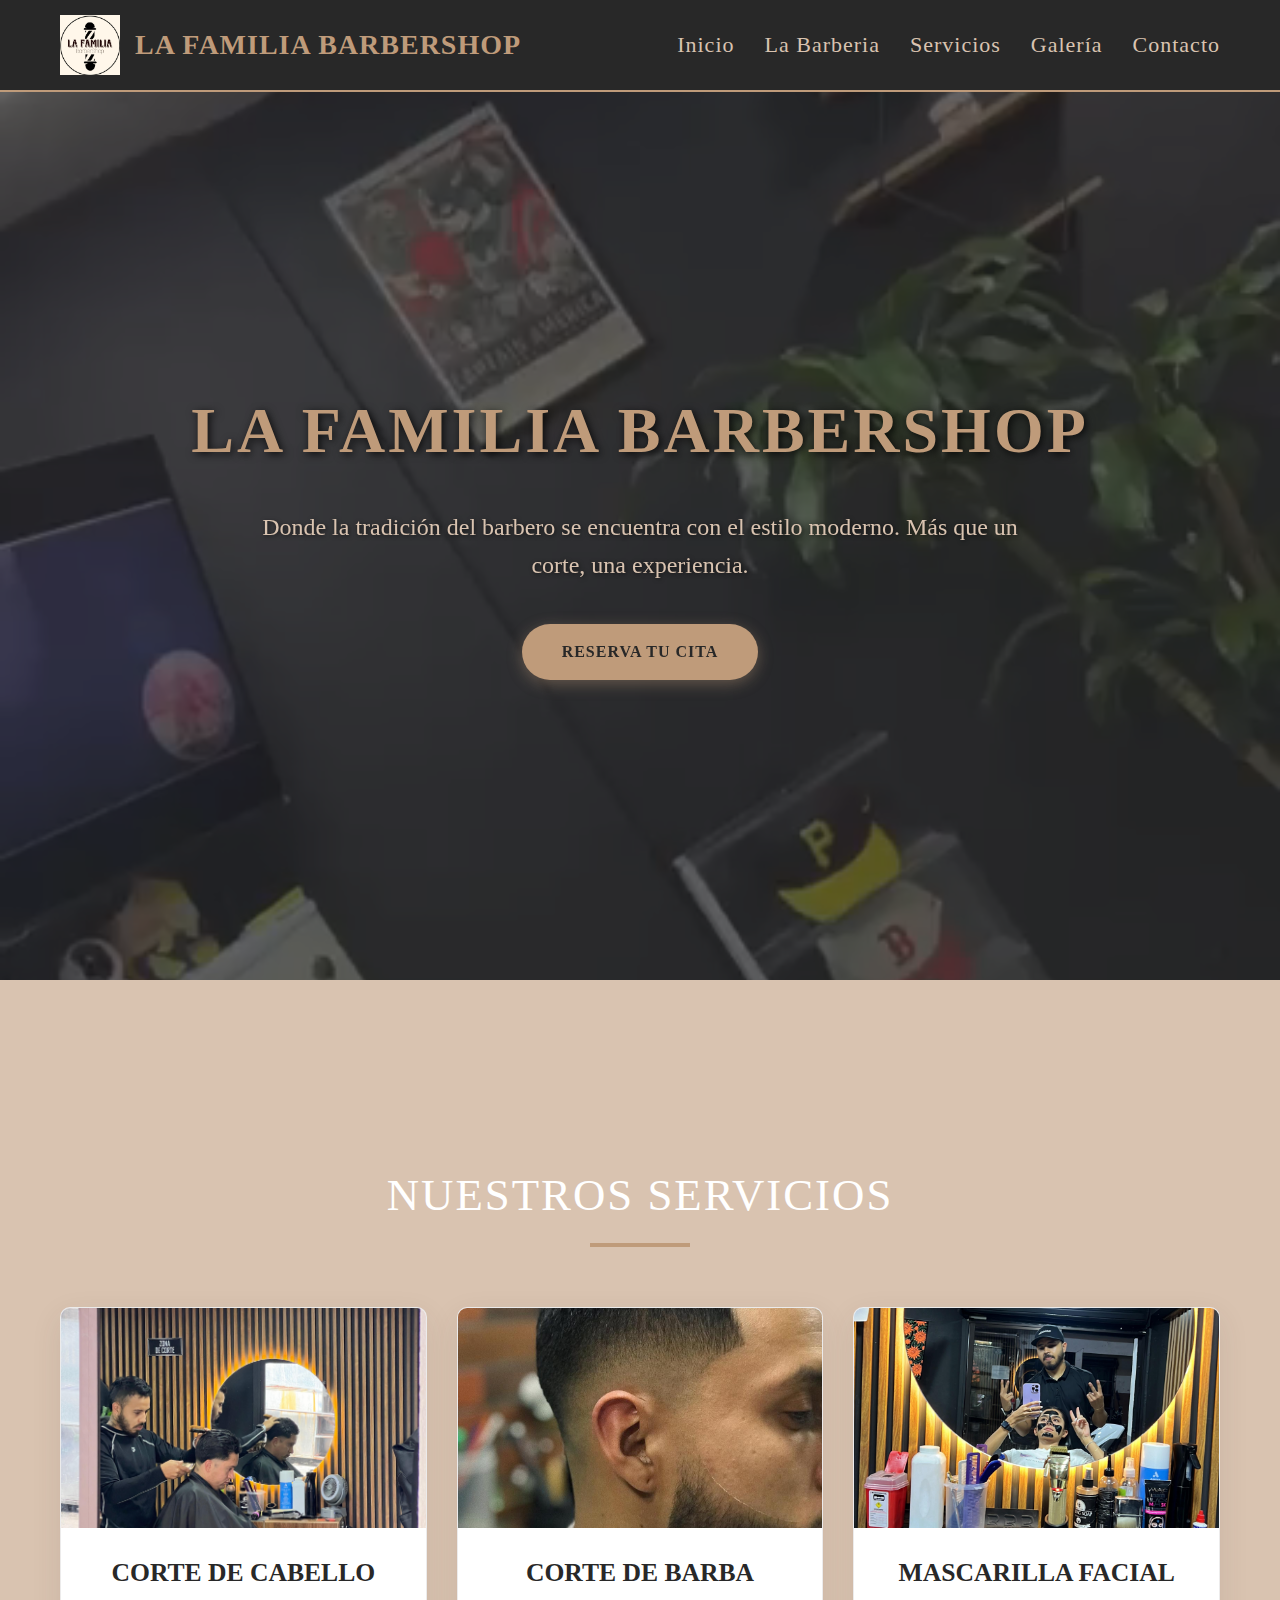
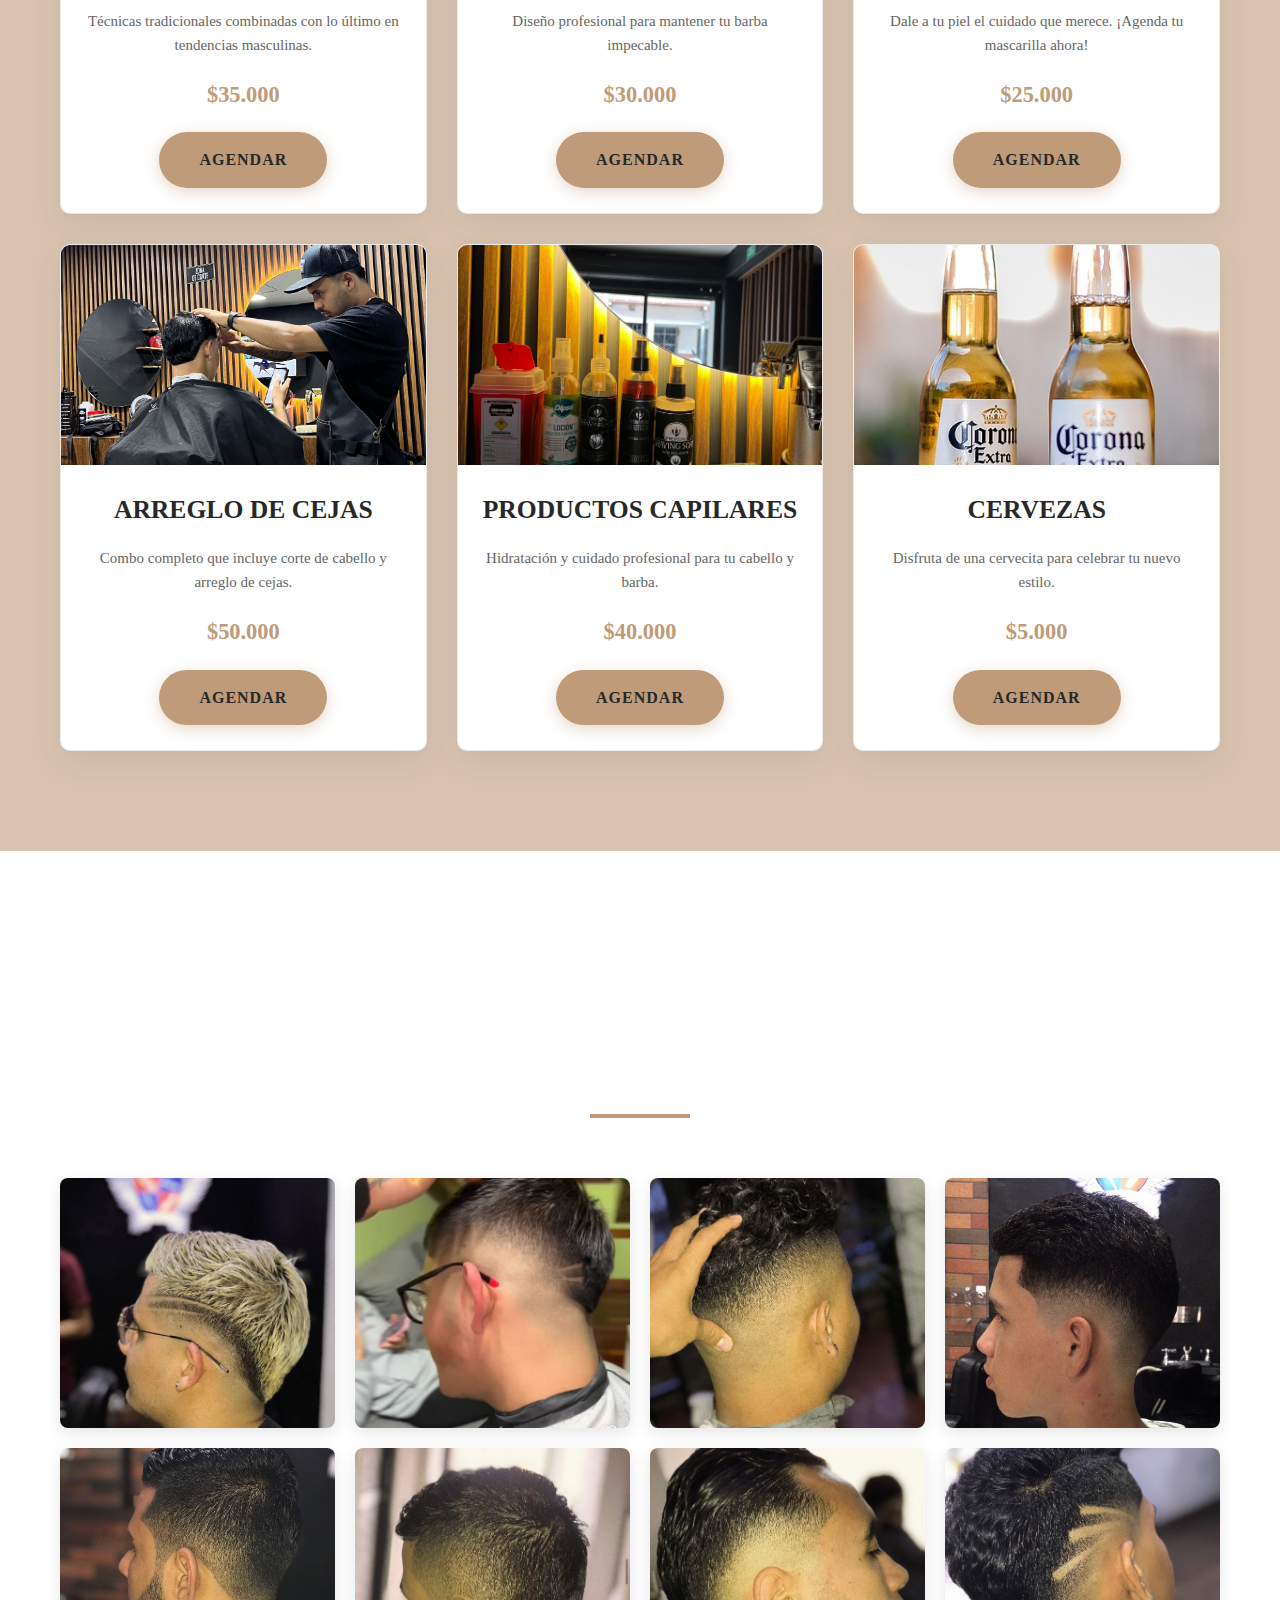
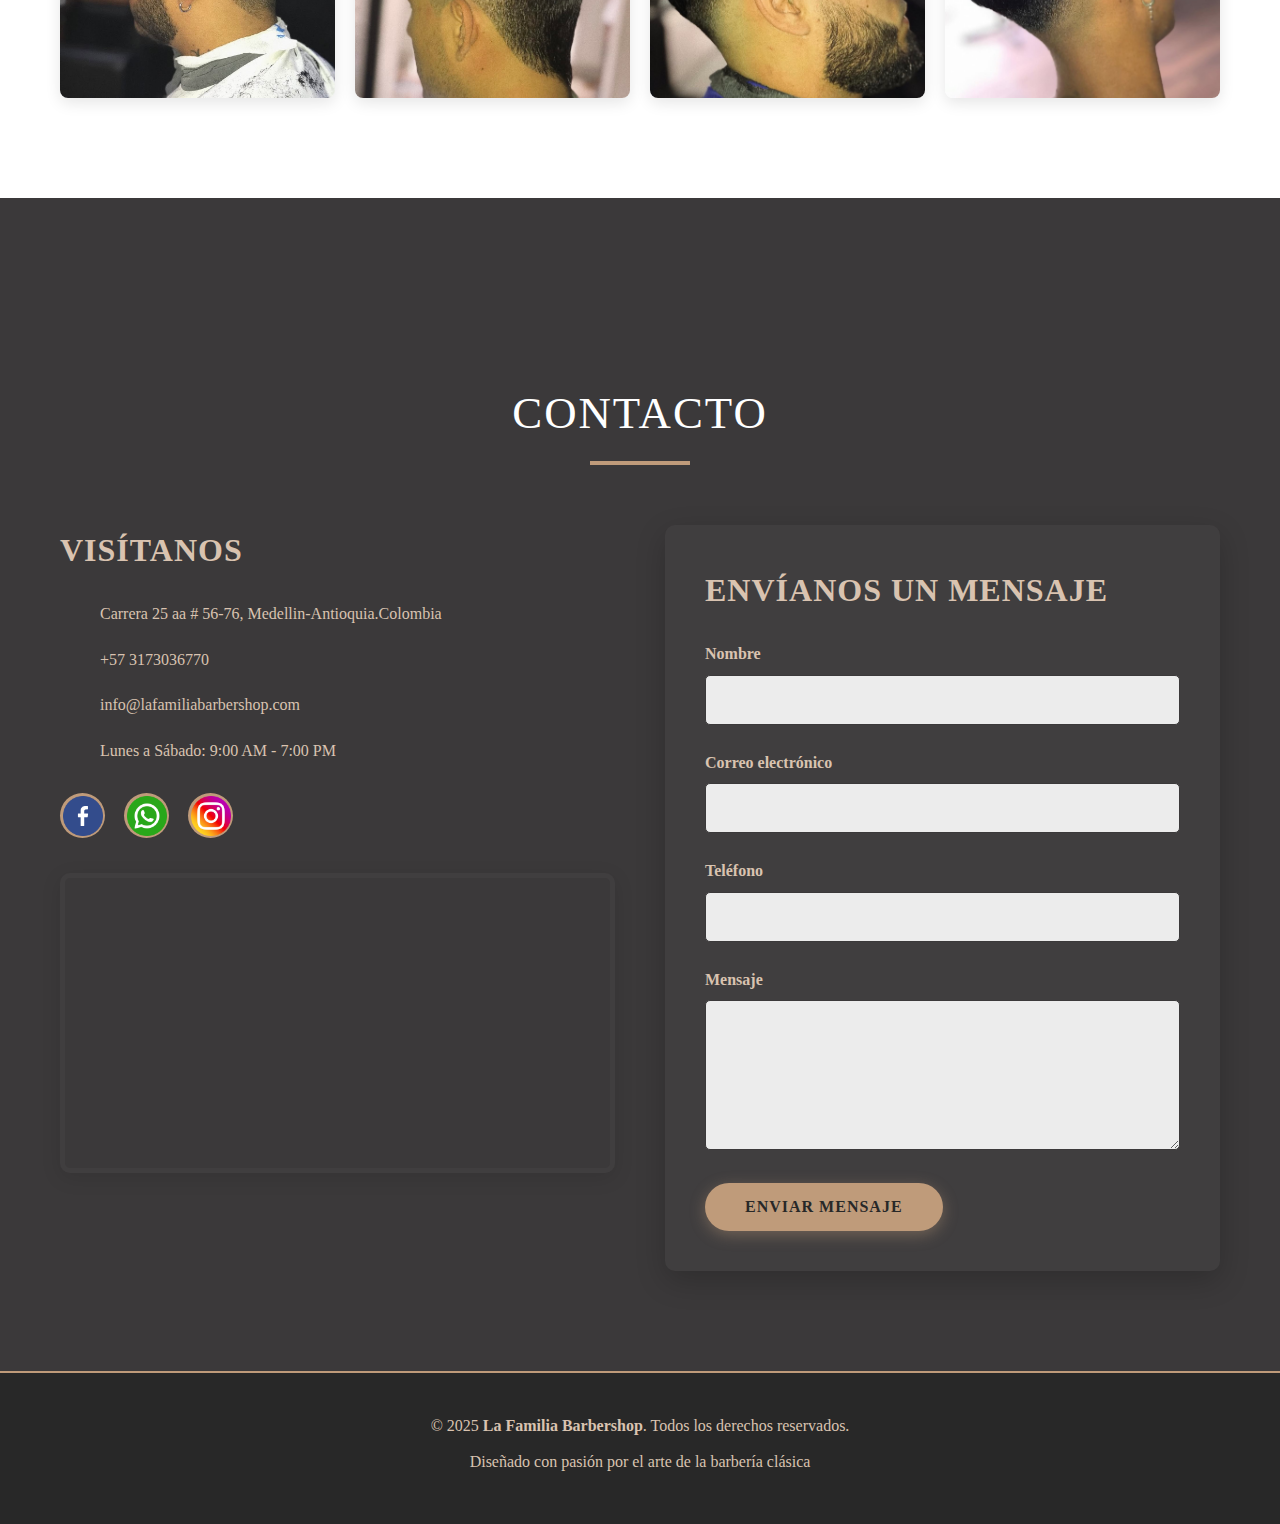
<file: Index.html>
<!DOCTYPE html>
<html lang="es">
<head>
    <meta charset="UTF-8">
    <meta name="viewport" content="width=device-width, initial-scale=1.0">
    <title>La Familia Barbershop - Tradición y Estilo</title>
    <link rel="stylesheet" href="CSS/style.css">
    
</head>
<body>
    <!-- Header -->
    <header>
        <div class="container header-container">
            <div class="logo">
                <img src="IMG/logo.jpg" alt="Logo La Familia Barbershop">
                <h1>La Familia Barbershop</h1>
            </div>
            <nav>
                <ul>
                    <li><a href="Index.html">Inicio</a></li>
                    <li><a href="Labarberia.html">La Barberia</a></li>
                    <li><a href="Servicios.html">Servicios</a></li>
                    <li><a href="Galeria.html">Galería</a></li>
                    <li><a href="Contacto.html">Contacto</a></li>
                    
                </ul>
            </nav>
        </div>
    </header>

    <!-- Hero Section con video -->
    <section class="hero" id="inicio">
        <video class="hero-video" autoplay muted loop playsinline>
            <source src="video/Video de WhatsApp 2025-04-16 a las 22.45.29_919d206f.mp4" type="video/mp4">
          
        </video>
        <div class="hero-overlay"></div>
        <div class="hero-content">
            <h2>La Familia Barbershop</h2>
            <p>Donde la tradición del barbero se encuentra con el estilo moderno. Más que un corte, una experiencia.</p>
            <a href="https://wa.me/3173036770 " class="btn"  target="_blank">Reserva tu cita</a>
        </div>
    </section>

    <!-- Servicios - Ahora con 5 servicios -->
    <section class="services" id="servicios">
        <div class="container">
            <div class="section-title">
                <h2>Nuestros Servicios</h2>
            </div>
            <div class="services-grid">
                <!-- Servicio 1 -->
                <div class="service-card">
                    <div class="service-img">
                        <img src="IMG/cortecabello.jpg" alt="Corte clásico">
                    </div>
                    <div class="service-info">
                        <h3>Corte de Cabello</h3>
                        <p>Técnicas tradicionales combinadas con lo último en tendencias masculinas.</p>
                        <span class="price">$35.000</span>
                        <a href="https://wa.me/3173036770" class="btn" target="_blank">Agendar</a>
                    </div>
                </div>
                
                <!-- Servicio 2 -->
                <div class="service-card">
                    <div class="service-img">
                        <img src="IMG/barba.jpg" alt="Afeitado tradicional">
                    </div>
                    <div class="service-info">
                        <h3>Corte de Barba</h3>
                        <p>Diseño profesional para mantener tu barba impecable.</p>
                        <span class="price">$30.000</span>
                        <a href="https://wa.me/3173036770" class="btn" target="_blank">Agendar</a>
                    </div>
                </div>
                
                <!-- Servicio 3 -->
                <div class="service-card">
                    <div class="service-img">
                        <img src="IMG/mascarilla.jpg" alt="Arreglo de barba">
                    </div>
                    <div class="service-info">
                        <h3>Mascarilla Facial</h3>
                        <p>Dale a tu piel el cuidado que merece. ¡Agenda tu mascarilla ahora!</p>
                        <span class="price">$25.000</span>
                        <a href="https://wa.me/3173036770" class="btn" target="_blank">Agendar</a>
                    </div>
                </div>
                
                <!-- Servicio 4 -->
                <div class="service-card">
                    <div class="service-img">
                        <img src="IMG/cejas.jpg" alt="Corte y barba">
                    </div>
                    <div class="service-info">
                        <h3>Arreglo de Cejas</h3>
                        <p>Combo completo que incluye corte de cabello y arreglo de cejas.</p>
                        <span class="price">$50.000</span>
                        <a href="https://wa.me/3173036770#reservas" class="btn"  target="_blank">Agendar</a>
                    </div>
                </div>
                
                <!-- Servicio 5 -->
                <div class="service-card">
                    <div class="service-img">
                        <img src="IMG/productos.jpg" alt="Tratamiento capilar">
                    </div>
                    <div class="service-info">
                        <h3>Productos Capilares</h3>
                        <p>Hidratación y cuidado profesional para tu cabello y barba.</p>
                        <span class="price">$40.000</span>
                        <a href="https://wa.me/3173036770" class="btn"  target="_blank">Agendar</a>
                    </div>
                    </div>

                    <!-- Servicio 6 -->
                 
                <div class="service-card">
                    <div class="service-img">
                        <img src="IMG/cerveza.jpg" alt="Tratamiento capilar">
                    </div>
                    <div class="service-info">
                        <h3>cervezas</h3>
                        <p>Disfruta de una cervecita para celebrar tu nuevo estilo.</p>
                        <span class="price">$5.000</span>
                        <a href="https://wa.me/3173036770" class="btn"  target="_blank">Agendar</a>
                    </div>
                    
                </div>
            </div>
        </div>
    </section>

    <!-- Galería -->
    <section class="gallery" id="galeria">
        <div class="container">
            <div class="section-title">
                <h2>Nuestro Trabajo</h2>
            </div>
            <div class="gallery-grid">
                <div class="gallery-item">
                    <img src="IMG/corte1.jpeg" alt="Trabajo 1">
                </div>
                <div class="gallery-item">
                    <img src="IMG/corte2.jpeg"Trabajo 2">
                </div>
                <div class="gallery-item">
                    <img src="IMG/corte3.jpeg" alt="Trabajo 3">
                </div>
                <div class="gallery-item">
                    <img src="IMG/corte4.jpeg" alt="Trabajo 4">
                </div>
                <div class="gallery-item">
                    <img src="IMG/corte5.jpeg" alt="Trabajo 5">
                </div>
                <div class="gallery-item">
                    <img src="IMG/corte6.jpeg" alt="Trabajo 6">
                </div>
                <div class="gallery-item">
                    <img src="IMG/corte7.jpeg" alt="Trabajo 7">
                </div>
                <div class="gallery-item">
                    <img src="IMG/corte8.jpeg" alt="Trabajo 8">
                </div>
            </div>
        </div>
    </section>

    <!-- Contacto -->
    <section class="contact" id="contacto">
        <div class="container">
            <div class="section-title">
                <h2>Contacto</h2>
            </div>
            <div class="contact-container">
                <div class="contact-info">
                    <h3>Visítanos</h3>
                    <p><i class="fas fa-map-marker-alt"></i> Carrera 25 aa # 56-76, Medellin-Antioquia.Colombia</p>
                    <p><i class="fas fa-phone"></i> +57 3173036770</p>
                    <p><i class="fas fa-envelope"></i> info@lafamiliabarbershop.com</p>
                    <p><i class="fas fa-clock"></i> Lunes a Sábado: 9:00 AM - 7:00 PM</p>
                    
                    <div class="social-links">
                        <a href="https://www.facebook.com/share/16NGNnzQKv/?mibextid=wwXIfr" target="_blank"><img src="IMG/facebook.png" alt="Facebook"></a>
                        <a href="https://wa.me/3173036770" target="_blank"><img src="IMG/whatsapp.png" alt="WhatsApp"></a>
                        <a href="https://www.instagram.com/lafamiliabarbershop___?igsh=c29tcGs2YWs1a2Mz" target="_blank"><img src="IMG/Instagram.png" alt="Instagram"></a>
                    </div>
                    
                    <div class="map">
                        <iframe src="https://www.google.com/maps/embed?pb=!1m18!1m12!1m3!1d3966.144863083514!2d-75.54834142575326!3d6.244632526342719!2m3!1f0!2f0!3f0!3m2!1i1024!2i768!4f13.1!3m3!1m2!1s0x8e4428617ab314a3%3A0x1f9e485a341d6536!2sCra.%2025aa%20%2356-76%2C%20Medell%C3%ADn%2C%20Villa%20Hermosa%2C%20Medell%C3%ADn%2C%20Antioquia!5e0!3m2!1ses!2sco!4v1746983872056!5m2!1ses!2sco" width="400" height="300" style="border:0;" allowfullscreen="" loading="lazy" referrerpolicy="no-referrer-when-downgrade"></iframe>
                    </div>
                </div>
                
                <div class="contact-form">
                    <h3>Envíanos un mensaje</h3>
                    <form>
                        <div class="form-group">
                            <label for="name">Nombre</label>
                            <input type="text" id="name" required>
                        </div>
                        <div class="form-group">
                            <label for="email">Correo electrónico</label>
                            <input type="email" id="email" required>
                        </div>
                        <div class="form-group">
                            <label for="phone">Teléfono</label>
                            <input type="tel" id="phone">
                        </div>
                        <div class="form-group">
                            <label for="message">Mensaje</label>
                            <textarea id="message" required></textarea>
                        </div>
                        <button type="submit" class="btn">Enviar Mensaje</button>
                    </form>
                </div>
            </div>
        </div>
    </section>

    <!-- Footer -->
    <footer>
        <div class="container">
            <p>&copy; 2025 <strong>La Familia Barbershop</strong>. Todos los derechos reservados.</p>
            <p>Diseñado con pasión por el arte de la barbería clásica</p>
        </div>
    </footer>
</body>
</html>
</file>
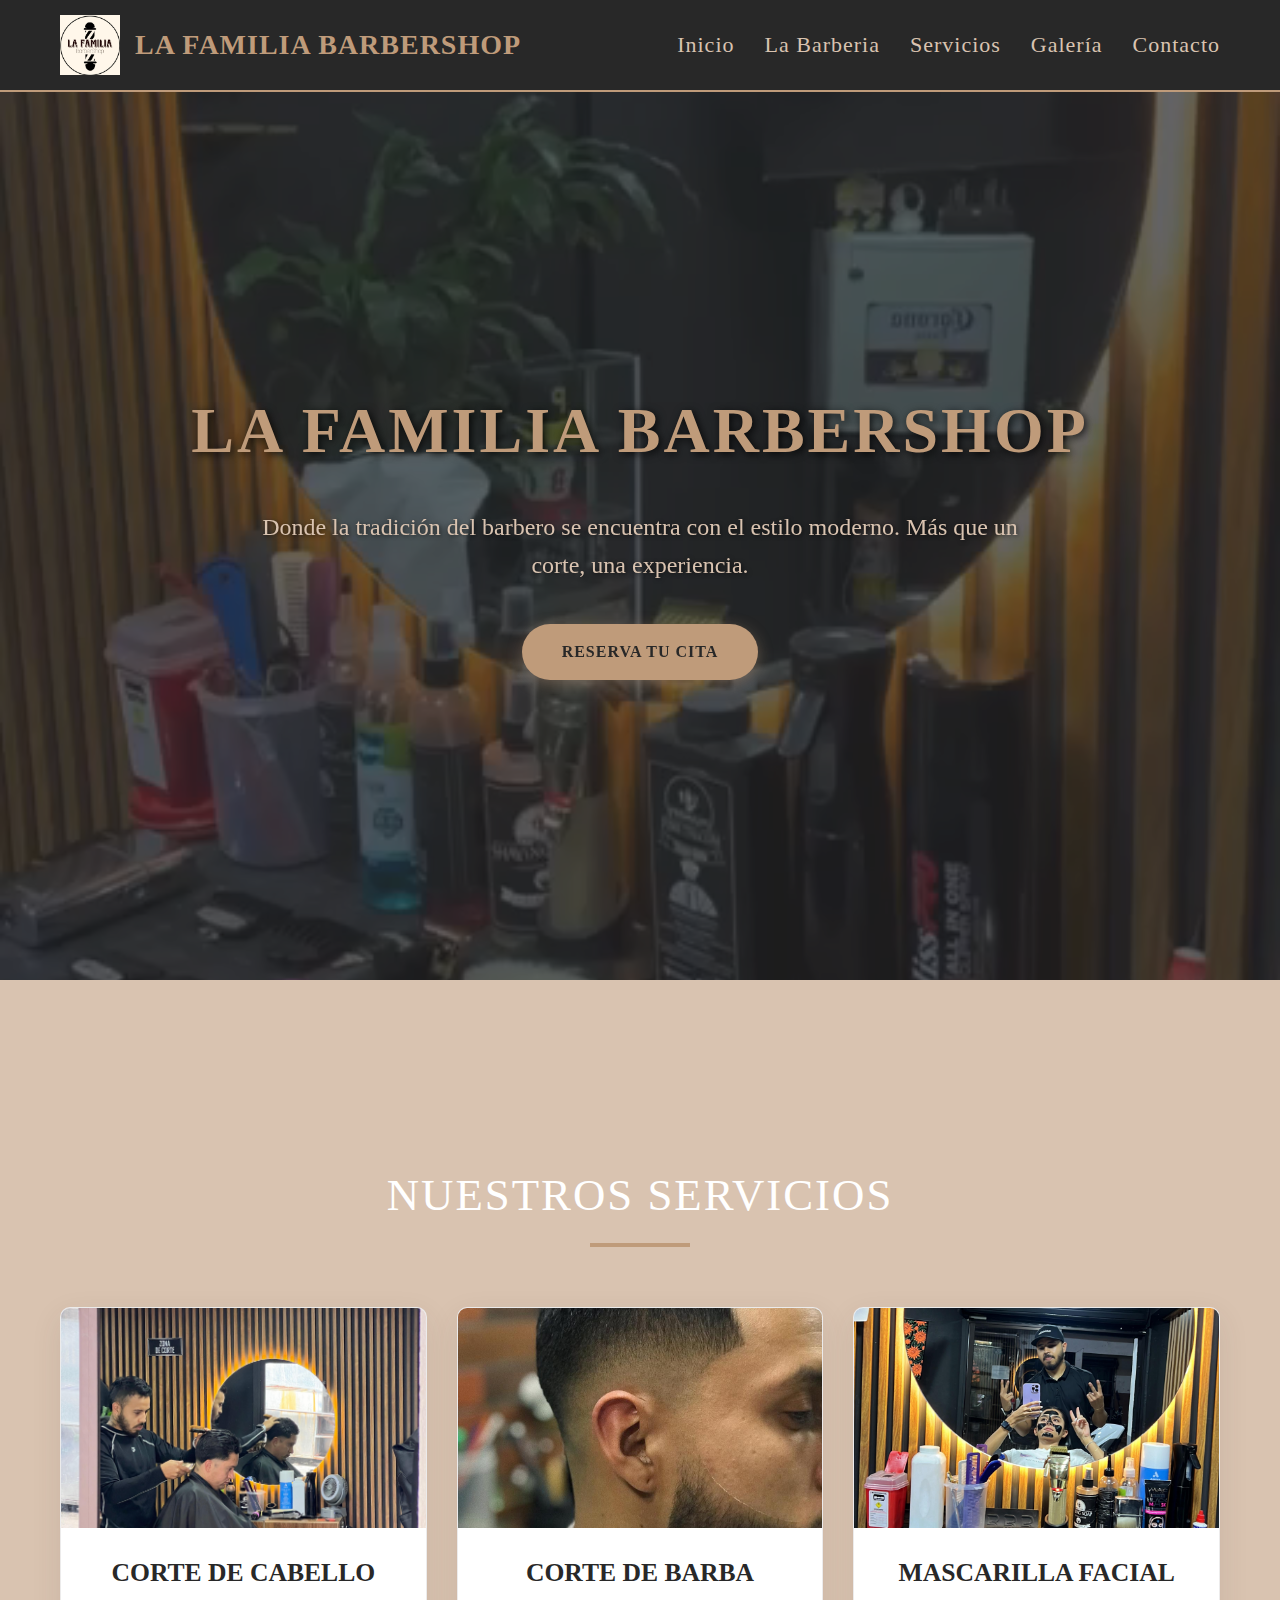
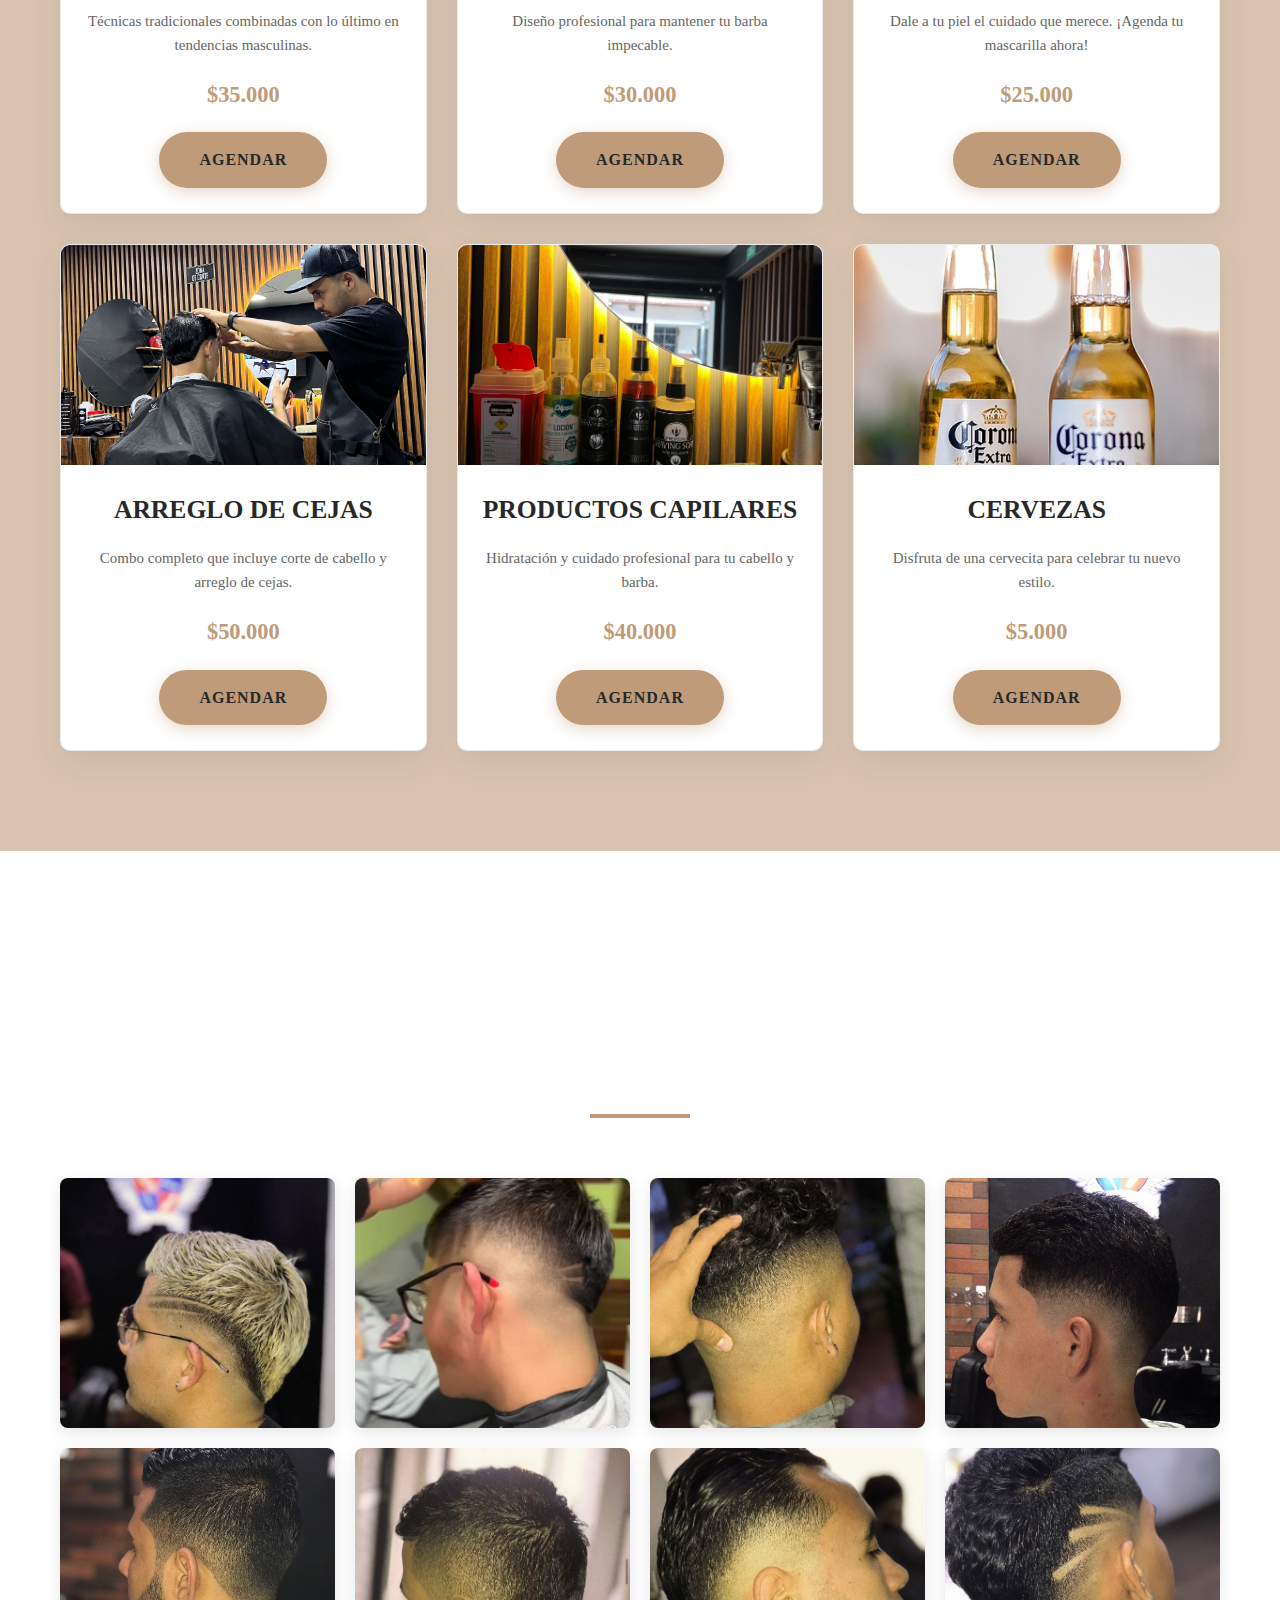
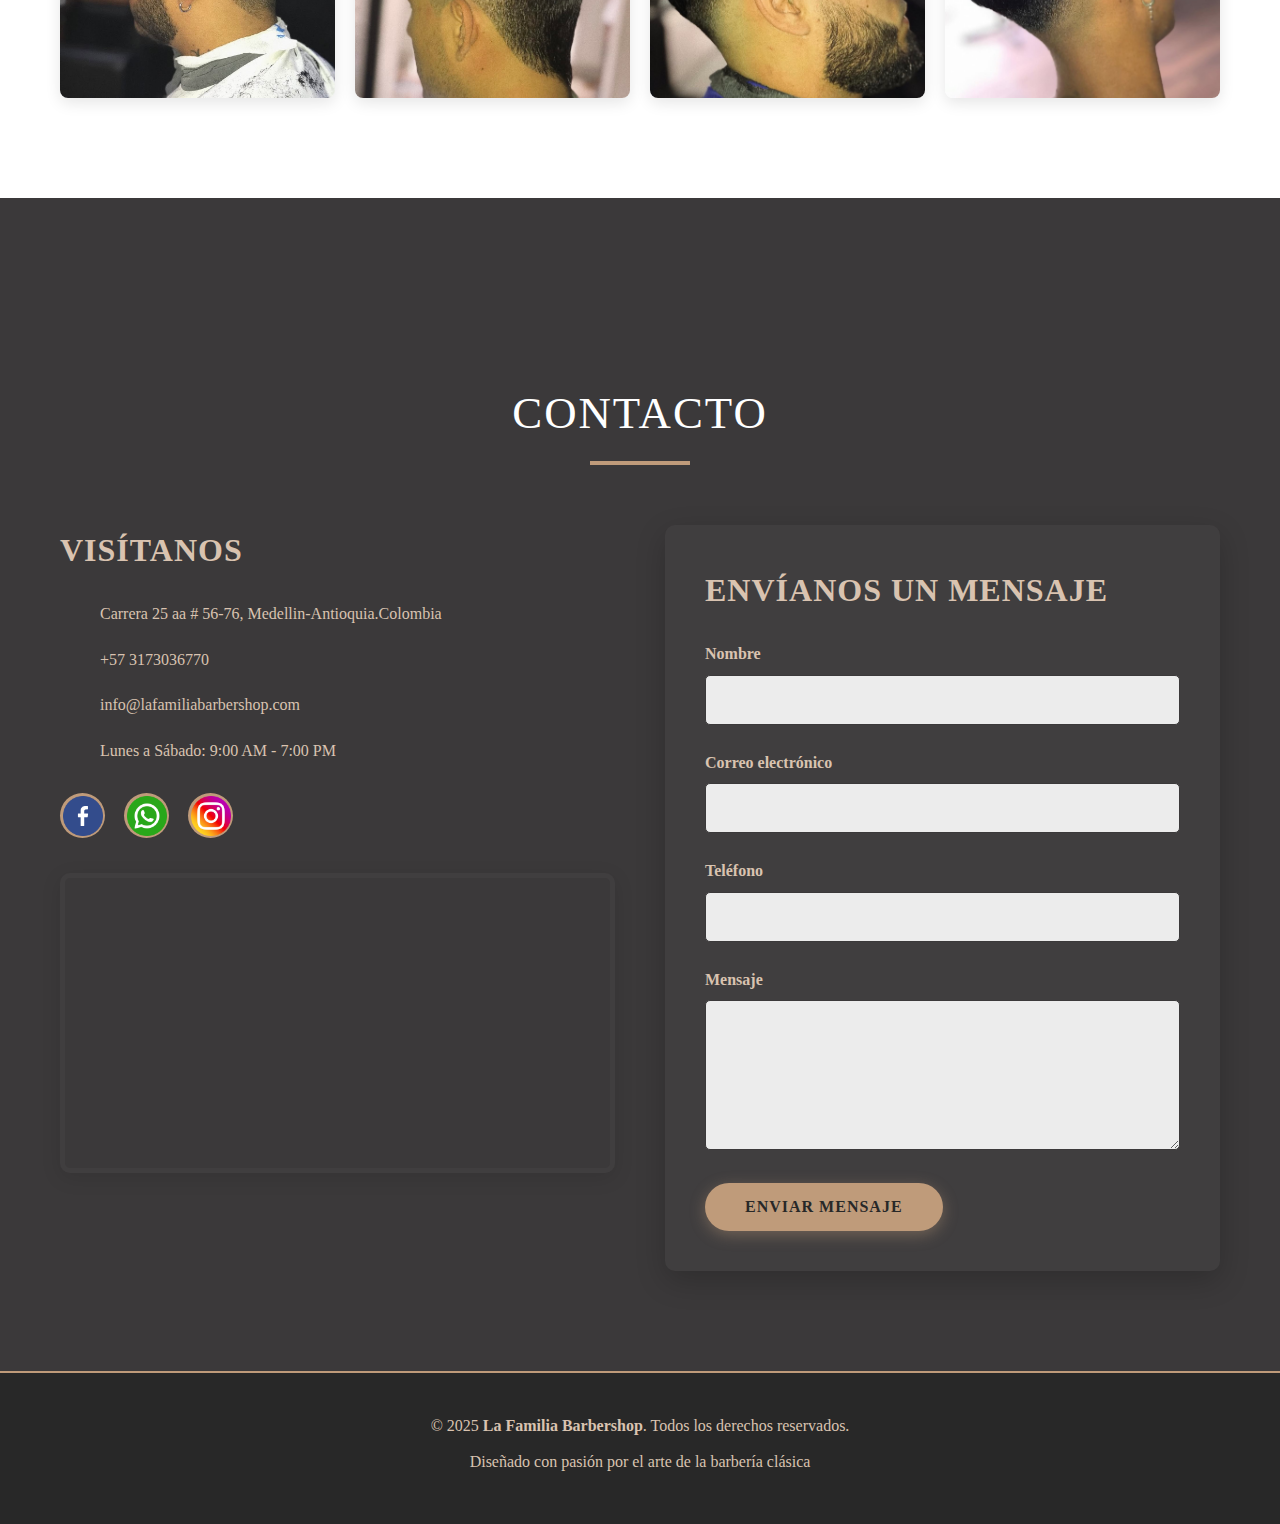
<file: index.html>
<!DOCTYPE html>
<html lang="es">
<head>
    <meta charset="UTF-8">
    <meta name="viewport" content="width=device-width, initial-scale=1.0">
    <title>La Familia Barbershop - Tradición y Estilo</title>
    <link rel="stylesheet" href="CSS/style.css">
    
</head>
<body>
    <!-- Header -->
    <header>
        <div class="container header-container">
            <div class="logo">
                <img src="IMG/logo.jpg" alt="Logo La Familia Barbershop">
                <h1>La Familia Barbershop</h1>
            </div>
            <nav>
                <ul>
                    <li><a href="Index.html">Inicio</a></li>
                    <li><a href="Labarberia.html">La Barberia</a></li>
                    <li><a href="Servicios.html">Servicios</a></li>
                    <li><a href="Galeria.html">Galería</a></li>
                    <li><a href="Contacto.html">Contacto</a></li>
                    
                </ul>
            </nav>
        </div>
    </header>

    <!-- Hero Section con video -->
    <section class="hero" id="inicio">
        <video class="hero-video" autoplay muted loop playsinline>
            <source src="video/Video de WhatsApp 2025-04-16 a las 22.45.29_919d206f.mp4" type="video/mp4">
          
        </video>
        <div class="hero-overlay"></div>
        <div class="hero-content">
            <h2>La Familia Barbershop</h2>
            <p>Donde la tradición del barbero se encuentra con el estilo moderno. Más que un corte, una experiencia.</p>
            <a href="https://wa.me/3173036770 " class="btn"  target="_blank">Reserva tu cita</a>
        </div>
    </section>

    <!-- Servicios - Ahora con 5 servicios -->
    <section class="services" id="servicios">
        <div class="container">
            <div class="section-title">
                <h2>Nuestros Servicios</h2>
            </div>
            <div class="services-grid">
                <!-- Servicio 1 -->
                <div class="service-card">
                    <div class="service-img">
                        <img src="IMG/cortecabello.jpg" alt="Corte clásico">
                    </div>
                    <div class="service-info">
                        <h3>Corte de Cabello</h3>
                        <p>Técnicas tradicionales combinadas con lo último en tendencias masculinas.</p>
                        <span class="price">$35.000</span>
                        <a href="https://wa.me/3173036770" class="btn" target="_blank">Agendar</a>
                    </div>
                </div>
                
                <!-- Servicio 2 -->
                <div class="service-card">
                    <div class="service-img">
                        <img src="IMG/barba.jpg" alt="Afeitado tradicional">
                    </div>
                    <div class="service-info">
                        <h3>Corte de Barba</h3>
                        <p>Diseño profesional para mantener tu barba impecable.</p>
                        <span class="price">$30.000</span>
                        <a href="https://wa.me/3173036770" class="btn" target="_blank">Agendar</a>
                    </div>
                </div>
                
                <!-- Servicio 3 -->
                <div class="service-card">
                    <div class="service-img">
                        <img src="IMG/mascarilla.jpg" alt="Arreglo de barba">
                    </div>
                    <div class="service-info">
                        <h3>Mascarilla Facial</h3>
                        <p>Dale a tu piel el cuidado que merece. ¡Agenda tu mascarilla ahora!</p>
                        <span class="price">$25.000</span>
                        <a href="https://wa.me/3173036770" class="btn" target="_blank">Agendar</a>
                    </div>
                </div>
                
                <!-- Servicio 4 -->
                <div class="service-card">
                    <div class="service-img">
                        <img src="IMG/cejas.jpg" alt="Corte y barba">
                    </div>
                    <div class="service-info">
                        <h3>Arreglo de Cejas</h3>
                        <p>Combo completo que incluye corte de cabello y arreglo de cejas.</p>
                        <span class="price">$50.000</span>
                        <a href="https://wa.me/3173036770#reservas" class="btn"  target="_blank">Agendar</a>
                    </div>
                </div>
                
                <!-- Servicio 5 -->
                <div class="service-card">
                    <div class="service-img">
                        <img src="IMG/productos.jpg" alt="Tratamiento capilar">
                    </div>
                    <div class="service-info">
                        <h3>Productos Capilares</h3>
                        <p>Hidratación y cuidado profesional para tu cabello y barba.</p>
                        <span class="price">$40.000</span>
                        <a href="https://wa.me/3173036770" class="btn"  target="_blank">Agendar</a>
                    </div>
                    </div>

                    <!-- Servicio 6 -->
                 
                <div class="service-card">
                    <div class="service-img">
                        <img src="IMG/cerveza.jpg" alt="Tratamiento capilar">
                    </div>
                    <div class="service-info">
                        <h3>cervezas</h3>
                        <p>Disfruta de una cervecita para celebrar tu nuevo estilo.</p>
                        <span class="price">$5.000</span>
                        <a href="https://wa.me/3173036770" class="btn"  target="_blank">Agendar</a>
                    </div>
                    
                </div>
            </div>
        </div>
    </section>

    <!-- Galería -->
    <section class="gallery" id="galeria">
        <div class="container">
            <div class="section-title">
                <h2>Nuestro Trabajo</h2>
            </div>
            <div class="gallery-grid">
                <div class="gallery-item">
                    <img src="IMG/corte1.jpeg" alt="Trabajo 1">
                </div>
                <div class="gallery-item">
                    <img src="IMG/corte2.jpeg"Trabajo 2">
                </div>
                <div class="gallery-item">
                    <img src="IMG/corte3.jpeg" alt="Trabajo 3">
                </div>
                <div class="gallery-item">
                    <img src="IMG/corte4.jpeg" alt="Trabajo 4">
                </div>
                <div class="gallery-item">
                    <img src="IMG/corte5.jpeg" alt="Trabajo 5">
                </div>
                <div class="gallery-item">
                    <img src="IMG/corte6.jpeg" alt="Trabajo 6">
                </div>
                <div class="gallery-item">
                    <img src="IMG/corte7.jpeg" alt="Trabajo 7">
                </div>
                <div class="gallery-item">
                    <img src="IMG/corte8.jpeg" alt="Trabajo 8">
                </div>
            </div>
        </div>
    </section>

    <!-- Contacto -->
    <section class="contact" id="contacto">
        <div class="container">
            <div class="section-title">
                <h2>Contacto</h2>
            </div>
            <div class="contact-container">
                <div class="contact-info">
                    <h3>Visítanos</h3>
                    <p><i class="fas fa-map-marker-alt"></i> Carrera 25 aa # 56-76, Medellin-Antioquia.Colombia</p>
                    <p><i class="fas fa-phone"></i> +57 3173036770</p>
                    <p><i class="fas fa-envelope"></i> info@lafamiliabarbershop.com</p>
                    <p><i class="fas fa-clock"></i> Lunes a Sábado: 9:00 AM - 7:00 PM</p>
                    
                    <div class="social-links">
                        <a href="https://www.facebook.com/share/16NGNnzQKv/?mibextid=wwXIfr" target="_blank"><img src="IMG/facebook.png" alt="Facebook"></a>
                        <a href="https://wa.me/3173036770" target="_blank"><img src="IMG/whatsapp.png" alt="WhatsApp"></a>
                        <a href="https://www.instagram.com/lafamiliabarbershop___?igsh=c29tcGs2YWs1a2Mz" target="_blank"><img src="IMG/Instagram.png" alt="Instagram"></a>
                    </div>
                    
                    <div class="map">
                        <iframe src="https://www.google.com/maps/embed?pb=!1m18!1m12!1m3!1d3966.144863083514!2d-75.54834142575326!3d6.244632526342719!2m3!1f0!2f0!3f0!3m2!1i1024!2i768!4f13.1!3m3!1m2!1s0x8e4428617ab314a3%3A0x1f9e485a341d6536!2sCra.%2025aa%20%2356-76%2C%20Medell%C3%ADn%2C%20Villa%20Hermosa%2C%20Medell%C3%ADn%2C%20Antioquia!5e0!3m2!1ses!2sco!4v1746983872056!5m2!1ses!2sco" width="400" height="300" style="border:0;" allowfullscreen="" loading="lazy" referrerpolicy="no-referrer-when-downgrade"></iframe>
                    </div>
                </div>
                
                <div class="contact-form">
                    <h3>Envíanos un mensaje</h3>
                    <form>
                        <div class="form-group">
                            <label for="name">Nombre</label>
                            <input type="text" id="name" required>
                        </div>
                        <div class="form-group">
                            <label for="email">Correo electrónico</label>
                            <input type="email" id="email" required>
                        </div>
                        <div class="form-group">
                            <label for="phone">Teléfono</label>
                            <input type="tel" id="phone">
                        </div>
                        <div class="form-group">
                            <label for="message">Mensaje</label>
                            <textarea id="message" required></textarea>
                        </div>
                        <button type="submit" class="btn">Enviar Mensaje</button>
                    </form>
                </div>
            </div>
        </div>
    </section>

    <!-- Footer -->
    <footer>
        <div class="container">
            <p>&copy; 2025 <strong>La Familia Barbershop</strong>. Todos los derechos reservados.</p>
            <p>Diseñado con pasión por el arte de la barbería clásica</p>
        </div>
    </footer>
</body>
</html>
</file>
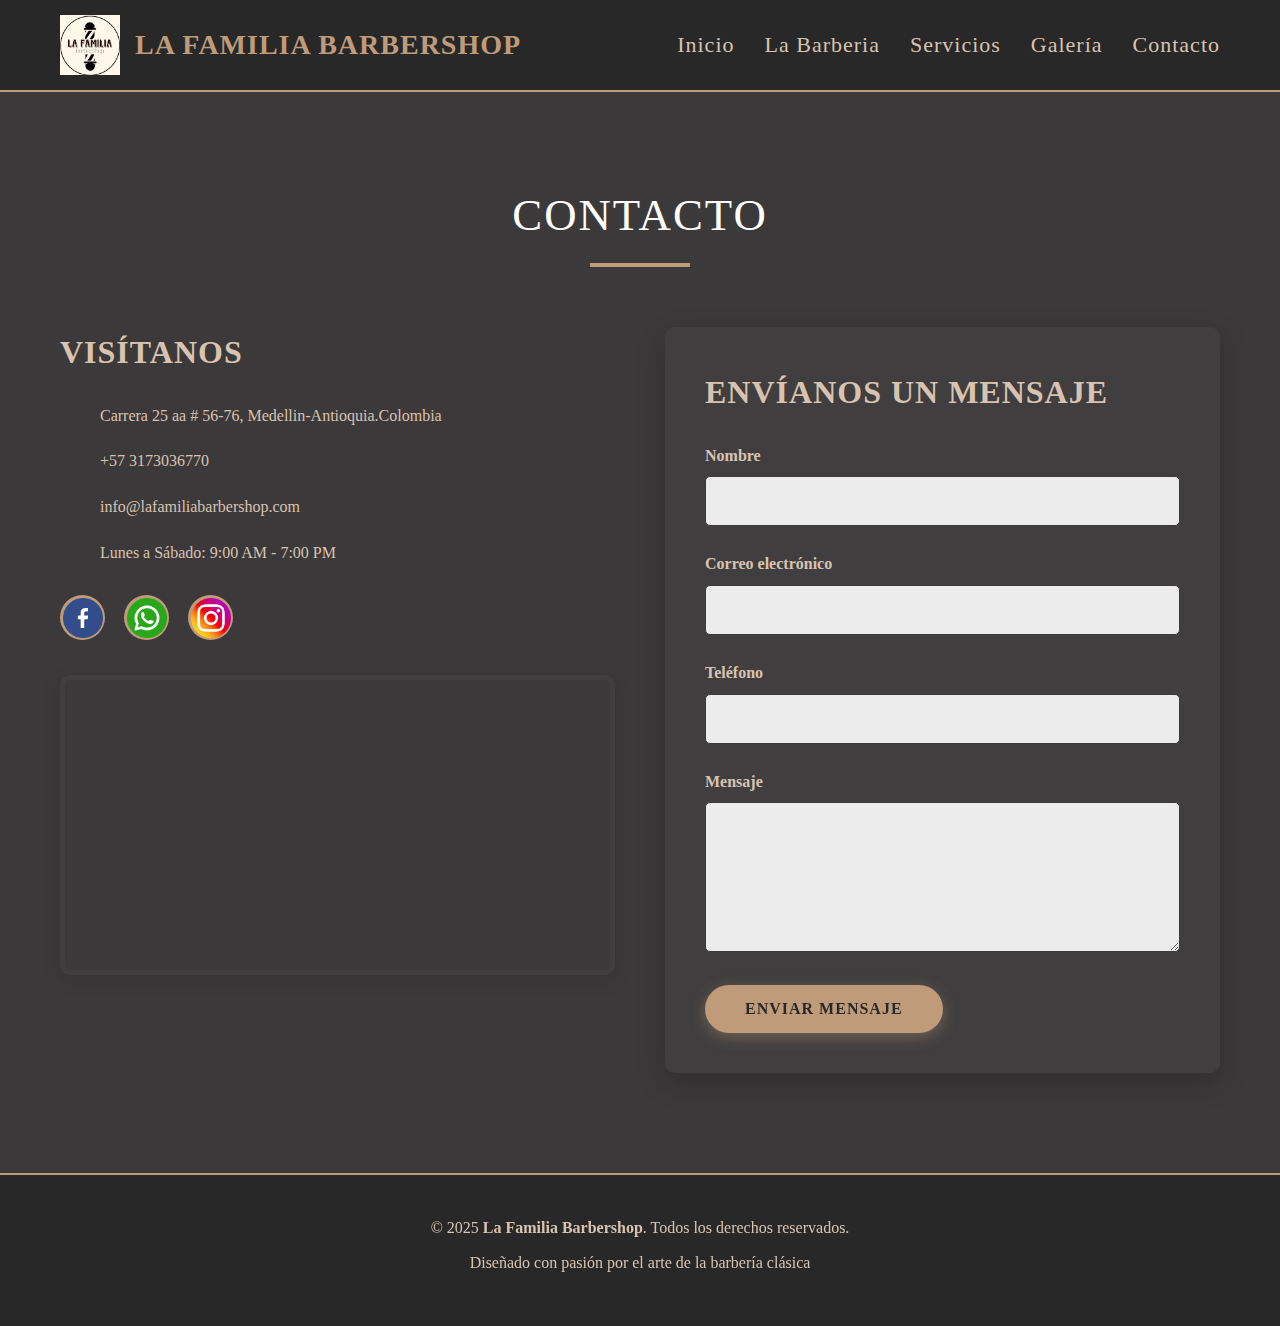
<file: Contacto.html>
<!DOCTYPE html>
<html lang="es">
<head>
    <meta charset="UTF-8">
    <meta name="viewport" content="width=device-width, initial-scale=1.0">
    <title>La Familia Barbershop - Tradición y Estilo</title>
    <link rel="stylesheet" href="CSS/style.css">
    
</head>
<body>
    <!-- Header -->
    <header>
        <div class="container header-container">
            <div class="logo">
                <img src="IMG/logo.jpg" alt="Logo La Familia Barbershop">
                <h1>La Familia Barbershop</h1>
            </div>
            <nav>
                <ul>
                    <li><a href="Index.html">Inicio</a></li>
                    <li><a href="Labarberia.html">La Barberia</a></li>
                    <li><a href="Servicios.html">Servicios</a></li>
                    <li><a href="Galeria.html">Galería</a></li>
                    <li><a href="Contacto.html">Contacto</a></li>
                    
                </ul>
            </nav>
        </div>
    </header>

    <!-- Contacto -->
    <section class="contact" id="contacto">
        <div class="container">
            <div class="section-title">
                <h2>Contacto</h2>
            </div>
            <div class="contact-container">
                <div class="contact-info">
                    <h3>Visítanos</h3>
                    <p><i class="fas fa-map-marker-alt"></i> Carrera 25 aa # 56-76, Medellin-Antioquia.Colombia</p>
                    <p><i class="fas fa-phone"></i> +57 3173036770</p>
                    <p><i class="fas fa-envelope"></i> info@lafamiliabarbershop.com</p>
                    <p><i class="fas fa-clock"></i> Lunes a Sábado: 9:00 AM - 7:00 PM</p>
                    
                    <div class="social-links">
                        <a href="https://www.facebook.com/share/16NGNnzQKv/?mibextid=wwXIfr" target="_blank"><img src="IMG/facebook.png" alt="Facebook"></a>
                        <a href="https://wa.me/3173036770" target="_blank"><img src="IMG/whatsapp.png" alt="WhatsApp"></a>
                        <a href="https://www.instagram.com/lafamiliabarbershop___?igsh=c29tcGs2YWs1a2Mz" target="_blank"><img src="IMG/Instagram.png" alt="Instagram"></a>
                    </div>
                    
                    <div class="map">
                        <iframe src="https://www.google.com/maps/embed?pb=!1m18!1m12!1m3!1d3966.144863083514!2d-75.54834142575326!3d6.244632526342719!2m3!1f0!2f0!3f0!3m2!1i1024!2i768!4f13.1!3m3!1m2!1s0x8e4428617ab314a3%3A0x1f9e485a341d6536!2sCra.%2025aa%20%2356-76%2C%20Medell%C3%ADn%2C%20Villa%20Hermosa%2C%20Medell%C3%ADn%2C%20Antioquia!5e0!3m2!1ses!2sco!4v1746983872056!5m2!1ses!2sco" width="400" height="300" style="border:0;" allowfullscreen="" loading="lazy" referrerpolicy="no-referrer-when-downgrade"></iframe>
                    </div>
                </div>
                
                <div class="contact-form">
                    <h3>Envíanos un mensaje</h3>
                    <form>
                        <div class="form-group">
                            <label for="name">Nombre</label>
                            <input type="text" id="name" required>
                        </div>
                        <div class="form-group">
                            <label for="email">Correo electrónico</label>
                            <input type="email" id="email" required>
                        </div>
                        <div class="form-group">
                            <label for="phone">Teléfono</label>
                            <input type="tel" id="phone">
                        </div>
                        <div class="form-group">
                            <label for="message">Mensaje</label>
                            <textarea id="message" required></textarea>
                        </div>
                        <button type="submit" class="btn">Enviar Mensaje</button>
                    </form>
                </div>
            </div>
        </div>
    </section>

    <!-- Footer -->
    <footer>
        <div class="container">
            <p>&copy; 2025 <strong>La Familia Barbershop</strong>. Todos los derechos reservados.</p>
            <p>Diseñado con pasión por el arte de la barbería clásica</p>
        </div>
    </footer>
</body>
</html>
</file>
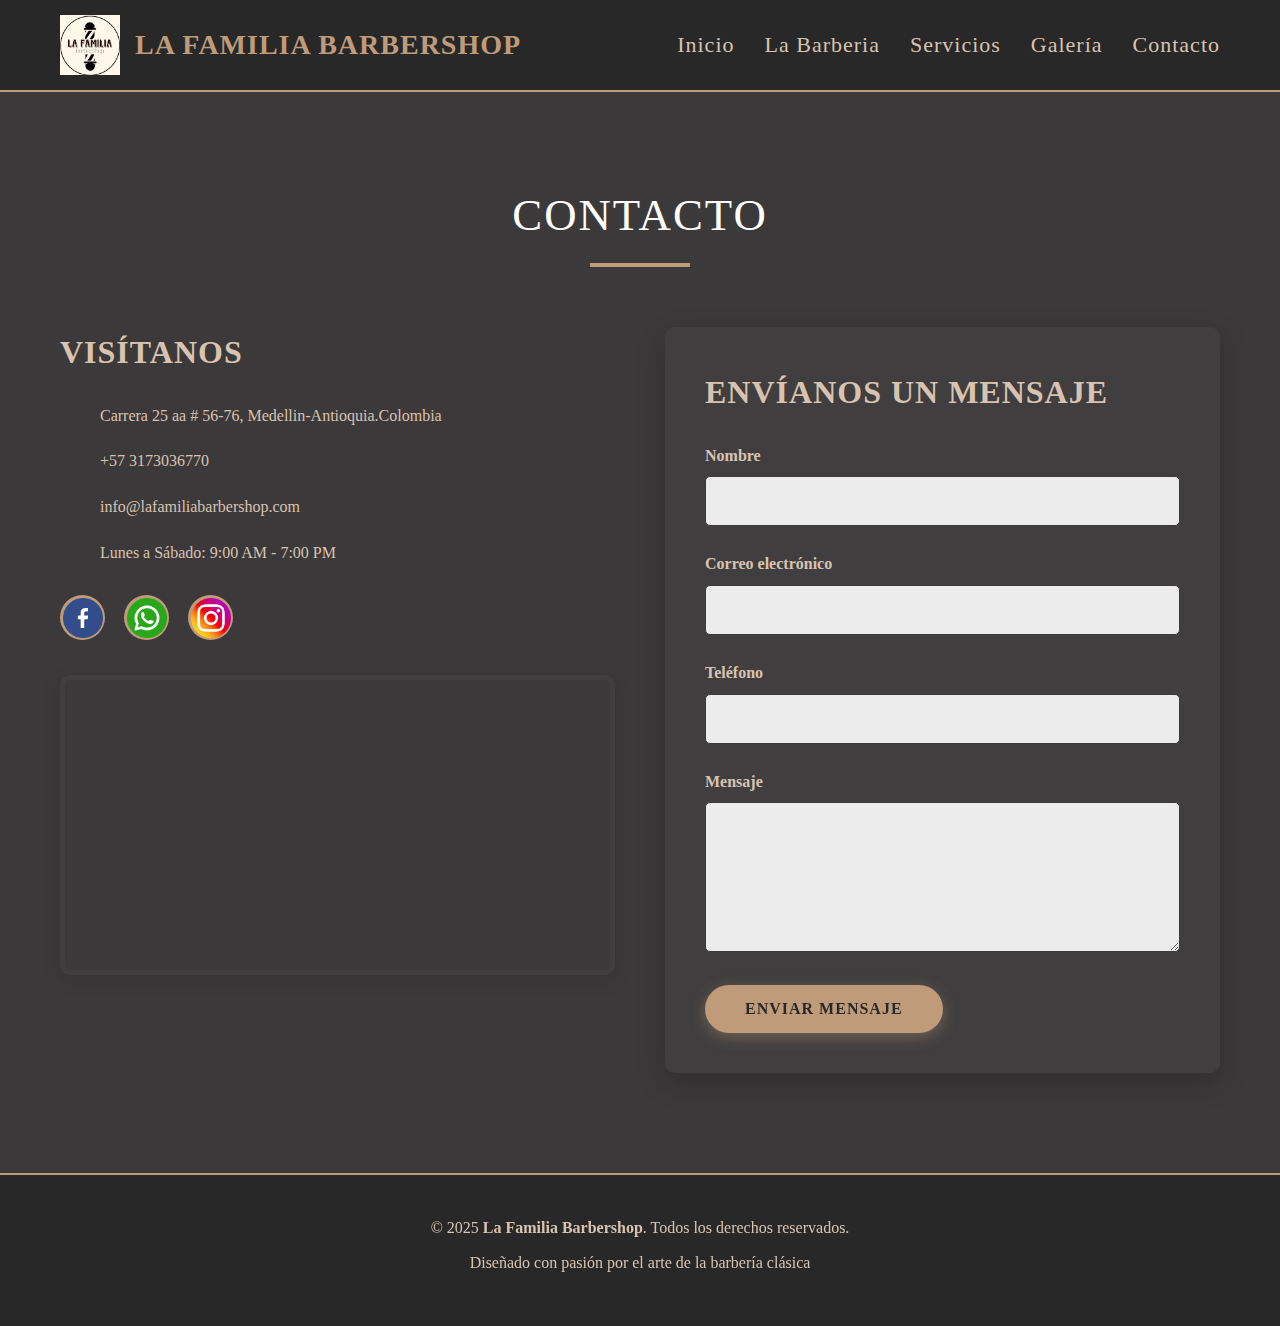
<file: contacto.html>
<!DOCTYPE html>
<html lang="es">
<head>
    <meta charset="UTF-8">
    <meta name="viewport" content="width=device-width, initial-scale=1.0">
    <title>La Familia Barbershop - Tradición y Estilo</title>
    <link rel="stylesheet" href="CSS/style.css">
    
</head>
<body>
    <!-- Header -->
    <header>
        <div class="container header-container">
            <div class="logo">
                <img src="IMG/logo.jpg" alt="Logo La Familia Barbershop">
                <h1>La Familia Barbershop</h1>
            </div>
            <nav>
                <ul>
                    <li><a href="Index.html">Inicio</a></li>
                    <li><a href="Labarberia.html">La Barberia</a></li>
                    <li><a href="Servicios.html">Servicios</a></li>
                    <li><a href="Galeria.html">Galería</a></li>
                    <li><a href="Contacto.html">Contacto</a></li>
                    
                </ul>
            </nav>
        </div>
    </header>

    <!-- Contacto -->
    <section class="contact" id="contacto">
        <div class="container">
            <div class="section-title">
                <h2>Contacto</h2>
            </div>
            <div class="contact-container">
                <div class="contact-info">
                    <h3>Visítanos</h3>
                    <p><i class="fas fa-map-marker-alt"></i> Carrera 25 aa # 56-76, Medellin-Antioquia.Colombia</p>
                    <p><i class="fas fa-phone"></i> +57 3173036770</p>
                    <p><i class="fas fa-envelope"></i> info@lafamiliabarbershop.com</p>
                    <p><i class="fas fa-clock"></i> Lunes a Sábado: 9:00 AM - 7:00 PM</p>
                    
                    <div class="social-links">
                        <a href="https://www.facebook.com/share/16NGNnzQKv/?mibextid=wwXIfr" target="_blank"><img src="IMG/facebook.png" alt="Facebook"></a>
                        <a href="https://wa.me/3173036770" target="_blank"><img src="IMG/whatsapp.png" alt="WhatsApp"></a>
                        <a href="https://www.instagram.com/lafamiliabarbershop___?igsh=c29tcGs2YWs1a2Mz" target="_blank"><img src="IMG/Instagram.png" alt="Instagram"></a>
                    </div>
                    
                    <div class="map">
                        <iframe src="https://www.google.com/maps/embed?pb=!1m18!1m12!1m3!1d3966.144863083514!2d-75.54834142575326!3d6.244632526342719!2m3!1f0!2f0!3f0!3m2!1i1024!2i768!4f13.1!3m3!1m2!1s0x8e4428617ab314a3%3A0x1f9e485a341d6536!2sCra.%2025aa%20%2356-76%2C%20Medell%C3%ADn%2C%20Villa%20Hermosa%2C%20Medell%C3%ADn%2C%20Antioquia!5e0!3m2!1ses!2sco!4v1746983872056!5m2!1ses!2sco" width="400" height="300" style="border:0;" allowfullscreen="" loading="lazy" referrerpolicy="no-referrer-when-downgrade"></iframe>
                    </div>
                </div>
                
                <div class="contact-form">
                    <h3>Envíanos un mensaje</h3>
                    <form>
                        <div class="form-group">
                            <label for="name">Nombre</label>
                            <input type="text" id="name" required>
                        </div>
                        <div class="form-group">
                            <label for="email">Correo electrónico</label>
                            <input type="email" id="email" required>
                        </div>
                        <div class="form-group">
                            <label for="phone">Teléfono</label>
                            <input type="tel" id="phone">
                        </div>
                        <div class="form-group">
                            <label for="message">Mensaje</label>
                            <textarea id="message" required></textarea>
                        </div>
                        <button type="submit" class="btn">Enviar Mensaje</button>
                    </form>
                </div>
            </div>
        </div>
    </section>

    <!-- Footer -->
    <footer>
        <div class="container">
            <p>&copy; 2025 <strong>La Familia Barbershop</strong>. Todos los derechos reservados.</p>
            <p>Diseñado con pasión por el arte de la barbería clásica</p>
        </div>
    </footer>
</body>
</html>
</file>
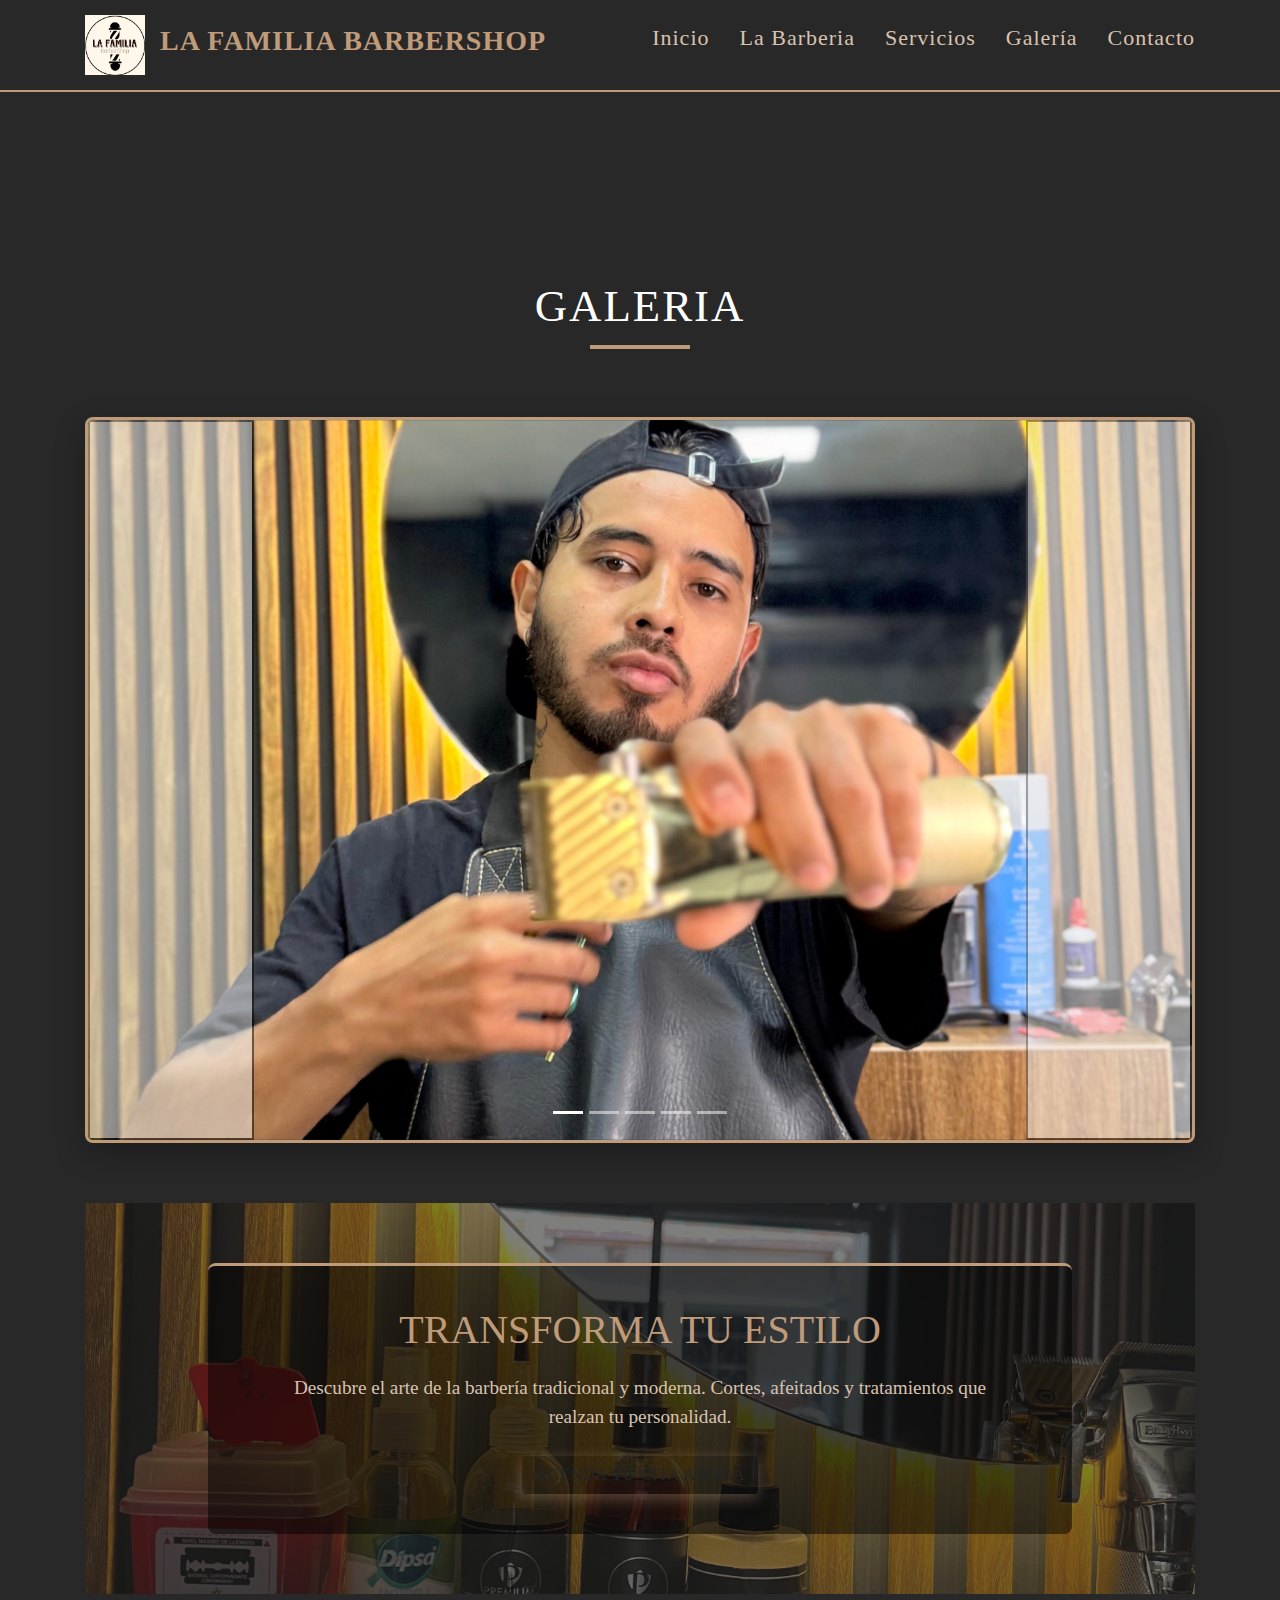
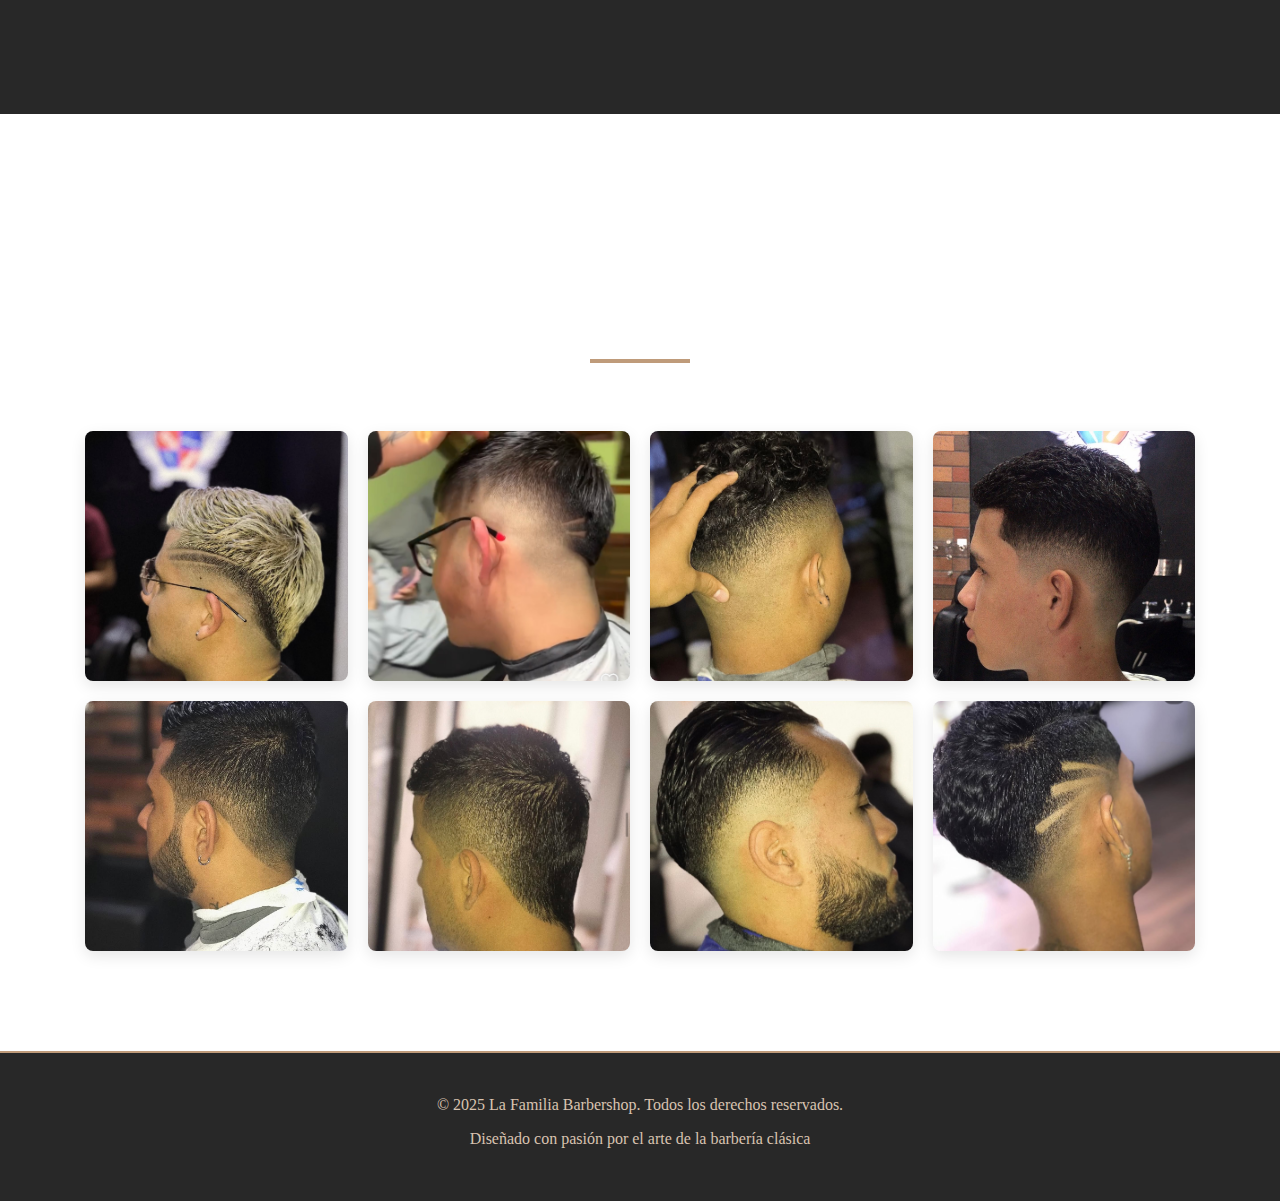
<file: Galeria.html>
<!DOCTYPE html>
<html lang="es">
<head>
    <meta charset="UTF-8">
    <meta name="viewport" content="width=device-width, initial-scale=1.0">
    <title>La Familia Barbershop - Nuestra Historia</title>
    <link rel="stylesheet" href="CSS/style.css">
    
    <!-- Bootstrap CSS -->
    <link rel="stylesheet" href="https://stackpath.bootstrapcdn.com/bootstrap/4.5.2/css/bootstrap.min.css">
    
</head>
<body>
    <!-- Header -->
    <header>
        <div class="container header-container">
            <a href="index.html" class="logo">
                <img src="IMG/logo.jpg" alt="Logo La Familia Barbershop">
                <h1>La Familia Barbershop</h1>
            </a>
            <nav>
                <ul>
                    <li><a href="index.html">Inicio</a></li>
                    <li><a href="Labarberia.html">La Barberia</a></li>
                    <li><a href="Servicios.html">Servicios</a></li>
                    <li><a href="Galeria.html">Galería</a></li>
                    <li><a href="Contacto.html">Contacto</a></li>
                </ul>
            </nav>
        </div>
    </header>

    <!-- Sección del Equipo con Carousel Bootstrap -->
    <section class="carousel-section" id="equipo">
        <div class="container">
            <div class="section-title">
                <h2>GALERIA</h2>
            </div>
            
            <div id="carouselExampleCaptions" class="carousel slide" data-ride="carousel">
                <ol class="carousel-indicators">
                    <li data-target="#carouselExampleCaptions" data-slide-to="0" class="active"></li>
                    <li data-target="#carouselExampleCaptions" data-slide-to="1"></li>
                    <li data-target="#carouselExampleCaptions" data-slide-to="2"></li>
                    <li data-target="#carouselExampleCaptions" data-slide-to="3"></li>
                    <li data-target="#carouselExampleCaptions" data-slide-to="4"></li>
                </ol>
                <div class="carousel-inner">
                    <div class="carousel-item active">
                        <img src="IMG/BARBERO1.jpg" class="d-block w-100" alt="Barbero 1">
                       
                    </div>
                    <div class="carousel-item">
                        <img src="IMG/corte10.jpg" class="d-block w-100" alt="Barbero 2">
                        
                    </div>
                    <div class="carousel-item">
                        <img src="IMG/corte11.jpg" class="d-block w-100" alt="Barbero 3">
                        
                    </div>
                    <div class="carousel-item">
                        <img src="IMG/corte9.jpg" class="d-block w-100" alt="Barbero 4">
                      
                </div>
                <button class="carousel-control-prev" type="button" data-target="#carouselExampleCaptions" data-slide="prev">
                    <span class="carousel-control-prev-icon" aria-hidden="true"></span>
                    <span class="sr-only">Anterior</span>
                </button>
                <button class="carousel-control-next" type="button" data-target="#carouselExampleCaptions" data-slide="next">
                    <span class="carousel-control-next-icon" aria-hidden="true"></span>
                    <span class="sr-only">Siguiente</span>
                </button>
            </div>
        </div>
   <section class="banner-mid-section">
    <div class="container">
        <div class="banner-mid-content">
            <h2>Transforma Tu Estilo</h2>
            <p>Descubre el arte de la barbería tradicional y moderna. Cortes, afeitados y tratamientos que realzan tu personalidad.</p>
            <a href="https://wa.me/3173036770" class="btn">Agenda Tu Cita Ahora</a>
        </div>
    </div>
</section>
    </div>
</section>
</section>
    </section>
      <section class="gallery" id="galeria">
        <div class="container">
            <div class="section-title">
                <h2>Nuestro Trabajo</h2>
            </div>
            <div class="gallery-grid">
                <div class="gallery-item">
                    <img src="IMG/corte1.jpeg" alt="Trabajo 1">
                </div>
                <div class="gallery-item">
                    <img src="IMG/corte2.jpeg"Trabajo 2">
                </div>
                <div class="gallery-item">
                    <img src="IMG/corte3.jpeg" alt="Trabajo 3">
                </div>
                <div class="gallery-item">
                    <img src="IMG/corte4.jpeg" alt="Trabajo 4">
                </div>
                <div class="gallery-item">
                    <img src="IMG/corte5.jpeg" alt="Trabajo 5">
                </div>
                <div class="gallery-item">
                    <img src="IMG/corte6.jpeg" alt="Trabajo 6">
                </div>
                <div class="gallery-item">
                    <img src="IMG/corte7.jpeg" alt="Trabajo 7">
                </div>
                <div class="gallery-item">
                    <img src="IMG/corte8.jpeg" alt="Trabajo 8">
                </div>
            </div>
        </div>
    </section>

    <!-- Footer -->
    <footer>
            <p>&copy; 2025 La Familia Barbershop. Todos los derechos reservados.</p>
            <p>Diseñado con pasión por el arte de la barbería clásica</p>
        </div>
    </footer>

    <!-- Bootstrap JS y dependencias -->
    <script src="https://code.jquery.com/jquery-3.5.1.slim.min.js"></script>
    <script src="https://cdn.jsdelivr.net/npm/popper.js@1.16.1/dist/umd/popper.min.js"></script>
    <script src="https://stackpath.bootstrapcdn.com/bootstrap/4.5.2/js/bootstrap.min.js"></script>
    
    <script>
        // Efecto de header al hacer scroll
        window.addEventListener('scroll', function() {
            const header = document.querySelector('header');
            if (window.scrollY > 50) {
                header.style.padding = '10px 0';
                header.style.boxShadow = '0 2px 10px rgba(0, 0, 0, 0.2)';
            } else {
                header.style.padding = '15px 0';
                header.style.boxShadow = 'none';
            }
        });
        
        // Smooth scrolling para enlaces internos
        document.querySelectorAll('a[href^="#"]').forEach(anchor => {
            anchor.addEventListener('click', function(e) {
                e.preventDefault();
                
                const targetId = this.getAttribute('href');
                if (targetId === '#') return;
                
                const targetElement = document.querySelector(targetId);
                if (targetElement) {
                    window.scrollTo({
                        top: targetElement.offsetTop - 80,
                        behavior: 'smooth'
                    });
                }
            });
        });
        
        // Efecto de hover en los valores
        const valoresItems = document.querySelectorAll('.valores li');
        valoresItems.forEach(item => {
            item.addEventListener('mouseenter', function() {
                this.style.transform = 'translateY(-3px)';
                this.style.boxShadow = '0 6px 12px rgba(0,0,0,0.15)';
            });
            
            item.addEventListener('mouseleave', function() {
                this.style.transform = 'translateY(0)';
                this.style.boxShadow = '0 4px 8px rgba(0,0,0,0.1)';
            });
        });
    </script>
</body>
</html>
</file>
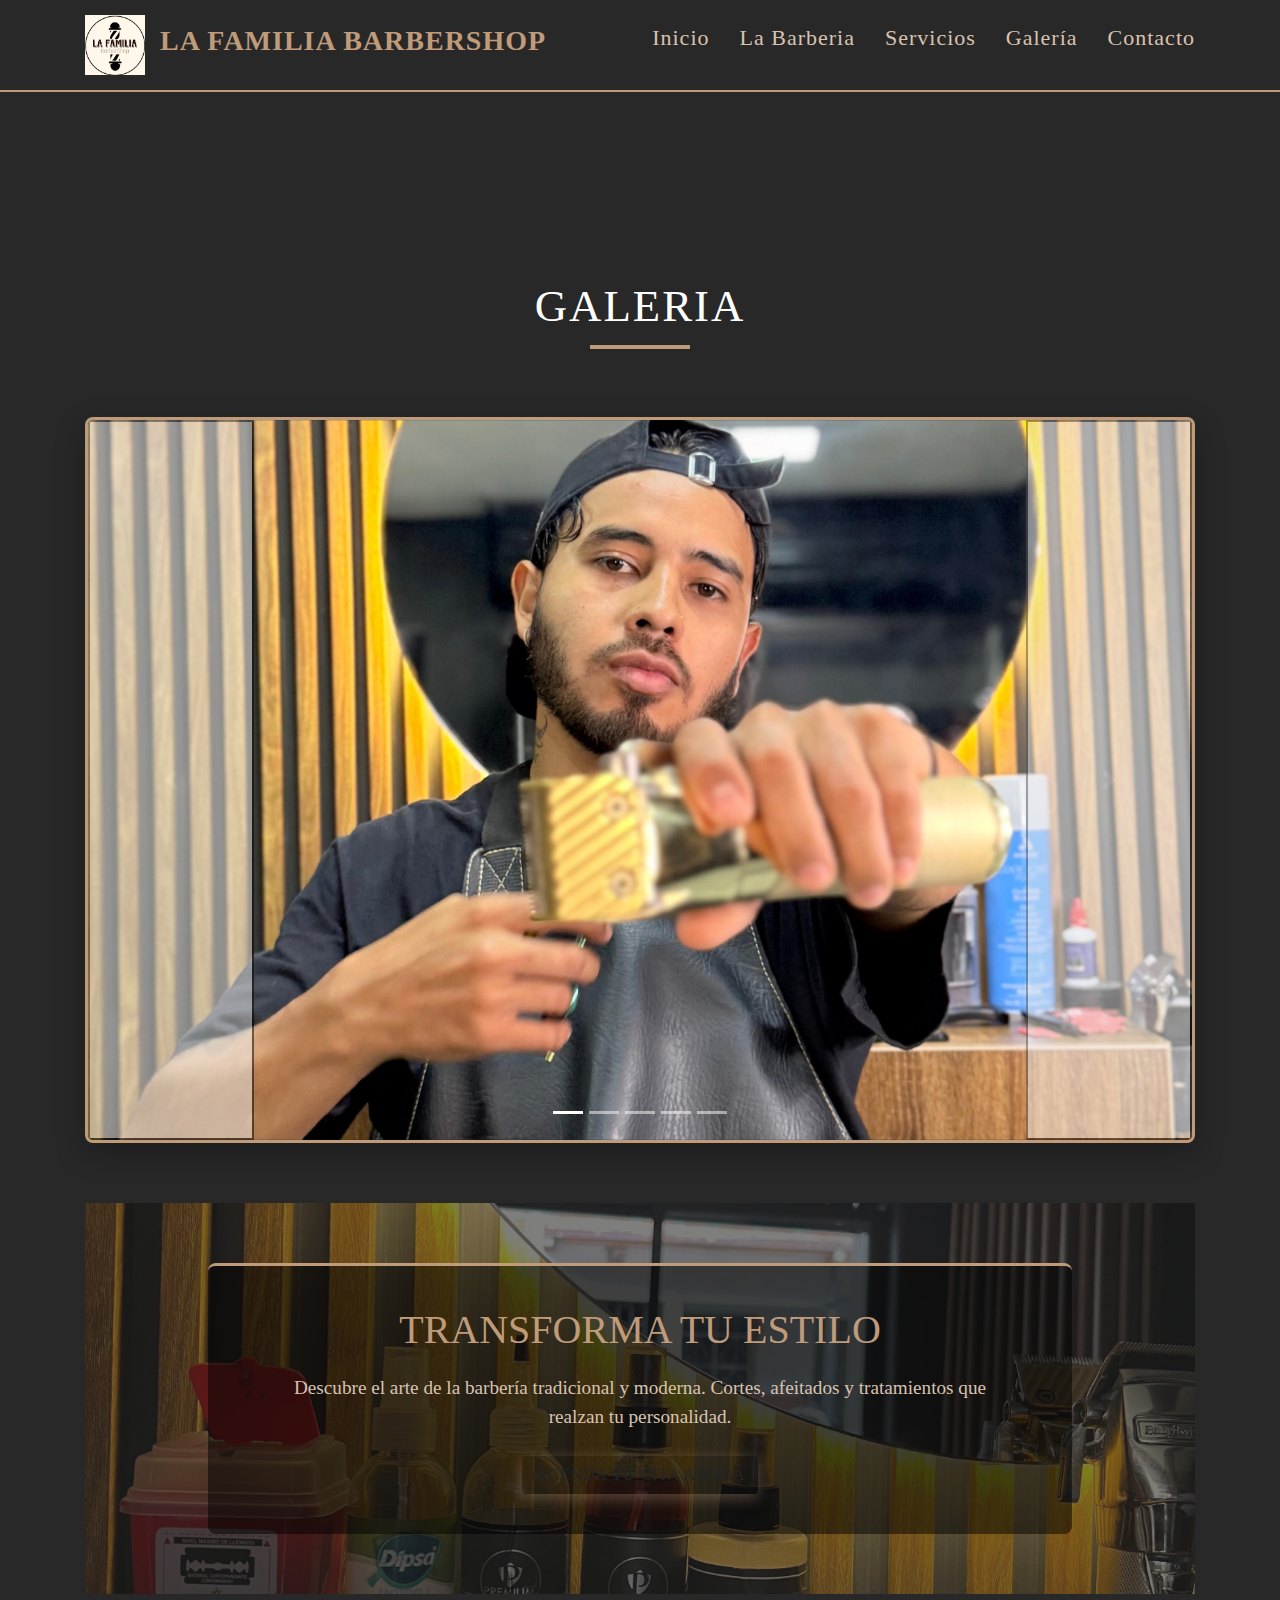
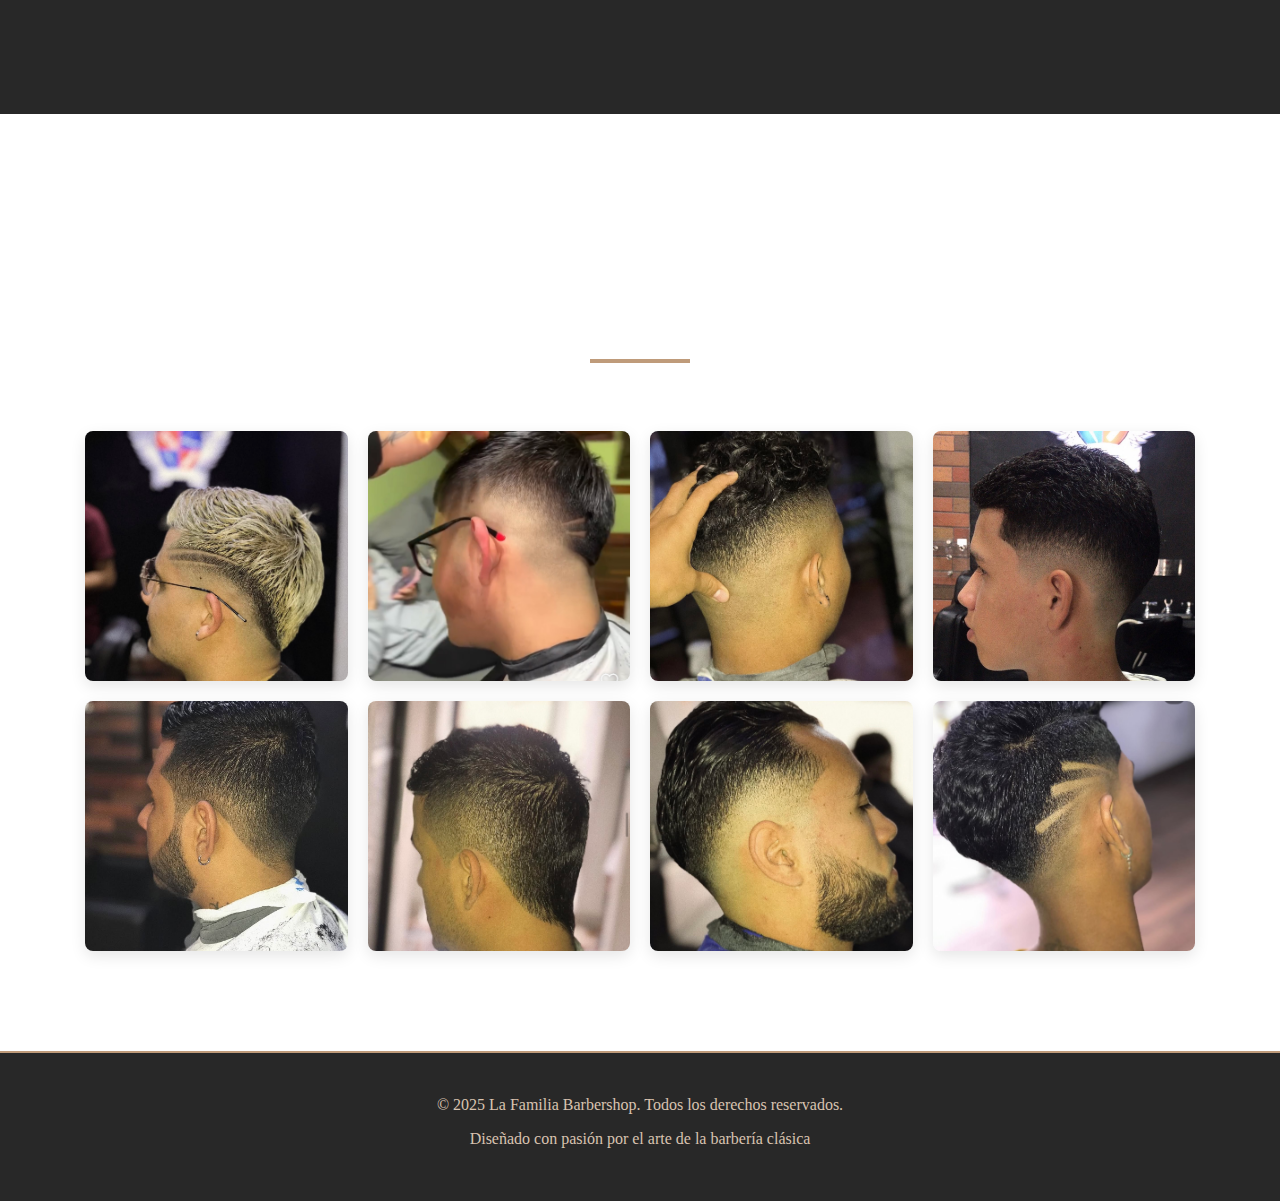
<file: galeria.html>
<!DOCTYPE html>
<html lang="es">
<head>
    <meta charset="UTF-8">
    <meta name="viewport" content="width=device-width, initial-scale=1.0">
    <title>La Familia Barbershop - Nuestra Historia</title>
    <link rel="stylesheet" href="CSS/style.css">
    
    <!-- Bootstrap CSS -->
    <link rel="stylesheet" href="https://stackpath.bootstrapcdn.com/bootstrap/4.5.2/css/bootstrap.min.css">
    
</head>
<body>
    <!-- Header -->
    <header>
        <div class="container header-container">
            <a href="index.html" class="logo">
                <img src="IMG/logo.jpg" alt="Logo La Familia Barbershop">
                <h1>La Familia Barbershop</h1>
            </a>
            <nav>
                <ul>
                    <li><a href="index.html">Inicio</a></li>
                    <li><a href="Labarberia.html">La Barberia</a></li>
                    <li><a href="Servicios.html">Servicios</a></li>
                    <li><a href="Galeria.html">Galería</a></li>
                    <li><a href="Contacto.html">Contacto</a></li>
                </ul>
            </nav>
        </div>
    </header>

    <!-- Sección del Equipo con Carousel Bootstrap -->
    <section class="carousel-section" id="equipo">
        <div class="container">
            <div class="section-title">
                <h2>GALERIA</h2>
            </div>
            
            <div id="carouselExampleCaptions" class="carousel slide" data-ride="carousel">
                <ol class="carousel-indicators">
                    <li data-target="#carouselExampleCaptions" data-slide-to="0" class="active"></li>
                    <li data-target="#carouselExampleCaptions" data-slide-to="1"></li>
                    <li data-target="#carouselExampleCaptions" data-slide-to="2"></li>
                    <li data-target="#carouselExampleCaptions" data-slide-to="3"></li>
                    <li data-target="#carouselExampleCaptions" data-slide-to="4"></li>
                </ol>
                <div class="carousel-inner">
                    <div class="carousel-item active">
                        <img src="IMG/BARBERO1.jpg" class="d-block w-100" alt="Barbero 1">
                       
                    </div>
                    <div class="carousel-item">
                        <img src="IMG/corte10.jpg" class="d-block w-100" alt="Barbero 2">
                        
                    </div>
                    <div class="carousel-item">
                        <img src="IMG/corte11.jpg" class="d-block w-100" alt="Barbero 3">
                        
                    </div>
                    <div class="carousel-item">
                        <img src="IMG/corte9.jpg" class="d-block w-100" alt="Barbero 4">
                      
                </div>
                <button class="carousel-control-prev" type="button" data-target="#carouselExampleCaptions" data-slide="prev">
                    <span class="carousel-control-prev-icon" aria-hidden="true"></span>
                    <span class="sr-only">Anterior</span>
                </button>
                <button class="carousel-control-next" type="button" data-target="#carouselExampleCaptions" data-slide="next">
                    <span class="carousel-control-next-icon" aria-hidden="true"></span>
                    <span class="sr-only">Siguiente</span>
                </button>
            </div>
        </div>
   <section class="banner-mid-section">
    <div class="container">
        <div class="banner-mid-content">
            <h2>Transforma Tu Estilo</h2>
            <p>Descubre el arte de la barbería tradicional y moderna. Cortes, afeitados y tratamientos que realzan tu personalidad.</p>
            <a href="https://wa.me/3173036770" class="btn">Agenda Tu Cita Ahora</a>
        </div>
    </div>
</section>
    </div>
</section>
</section>
    </section>
      <section class="gallery" id="galeria">
        <div class="container">
            <div class="section-title">
                <h2>Nuestro Trabajo</h2>
            </div>
            <div class="gallery-grid">
                <div class="gallery-item">
                    <img src="IMG/corte1.jpeg" alt="Trabajo 1">
                </div>
                <div class="gallery-item">
                    <img src="IMG/corte2.jpeg"Trabajo 2">
                </div>
                <div class="gallery-item">
                    <img src="IMG/corte3.jpeg" alt="Trabajo 3">
                </div>
                <div class="gallery-item">
                    <img src="IMG/corte4.jpeg" alt="Trabajo 4">
                </div>
                <div class="gallery-item">
                    <img src="IMG/corte5.jpeg" alt="Trabajo 5">
                </div>
                <div class="gallery-item">
                    <img src="IMG/corte6.jpeg" alt="Trabajo 6">
                </div>
                <div class="gallery-item">
                    <img src="IMG/corte7.jpeg" alt="Trabajo 7">
                </div>
                <div class="gallery-item">
                    <img src="IMG/corte8.jpeg" alt="Trabajo 8">
                </div>
            </div>
        </div>
    </section>

    <!-- Footer -->
    <footer>
            <p>&copy; 2025 La Familia Barbershop. Todos los derechos reservados.</p>
            <p>Diseñado con pasión por el arte de la barbería clásica</p>
        </div>
    </footer>

    <!-- Bootstrap JS y dependencias -->
    <script src="https://code.jquery.com/jquery-3.5.1.slim.min.js"></script>
    <script src="https://cdn.jsdelivr.net/npm/popper.js@1.16.1/dist/umd/popper.min.js"></script>
    <script src="https://stackpath.bootstrapcdn.com/bootstrap/4.5.2/js/bootstrap.min.js"></script>
    
    <script>
        // Efecto de header al hacer scroll
        window.addEventListener('scroll', function() {
            const header = document.querySelector('header');
            if (window.scrollY > 50) {
                header.style.padding = '10px 0';
                header.style.boxShadow = '0 2px 10px rgba(0, 0, 0, 0.2)';
            } else {
                header.style.padding = '15px 0';
                header.style.boxShadow = 'none';
            }
        });
        
        // Smooth scrolling para enlaces internos
        document.querySelectorAll('a[href^="#"]').forEach(anchor => {
            anchor.addEventListener('click', function(e) {
                e.preventDefault();
                
                const targetId = this.getAttribute('href');
                if (targetId === '#') return;
                
                const targetElement = document.querySelector(targetId);
                if (targetElement) {
                    window.scrollTo({
                        top: targetElement.offsetTop - 80,
                        behavior: 'smooth'
                    });
                }
            });
        });
        
        // Efecto de hover en los valores
        const valoresItems = document.querySelectorAll('.valores li');
        valoresItems.forEach(item => {
            item.addEventListener('mouseenter', function() {
                this.style.transform = 'translateY(-3px)';
                this.style.boxShadow = '0 6px 12px rgba(0,0,0,0.15)';
            });
            
            item.addEventListener('mouseleave', function() {
                this.style.transform = 'translateY(0)';
                this.style.boxShadow = '0 4px 8px rgba(0,0,0,0.1)';
            });
        });
    </script>
</body>
</html>
</file>
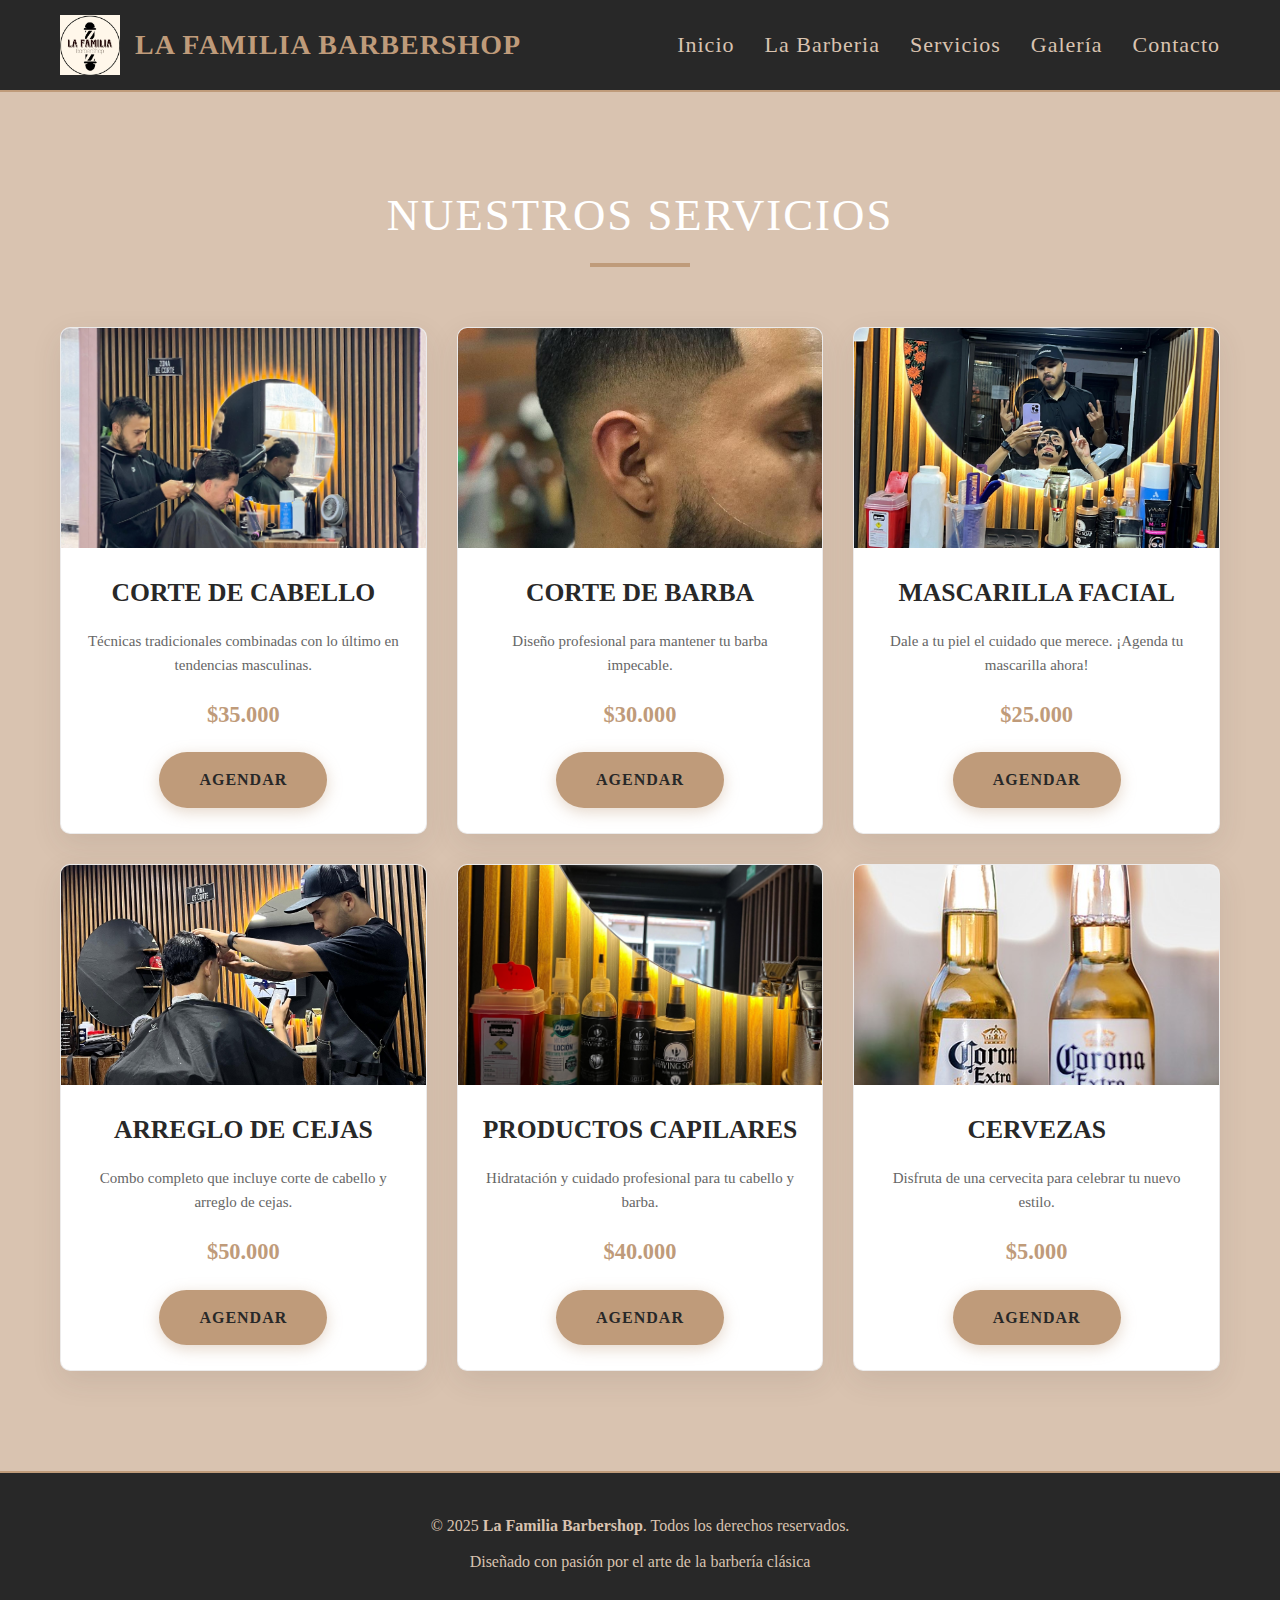
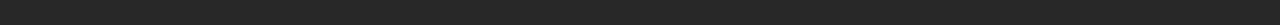
<file: Servicios.html>
<!DOCTYPE html>
<html lang="es">
<head>
    <meta charset="UTF-8">
    <meta name="viewport" content="width=device-width, initial-scale=1.0">
    <title>La Familia Barbershop - Tradición y Estilo</title>
    <link rel="stylesheet" href="CSS/style.css">
</head>
<body>
    <!-- Header -->
    <header>
        <div class="container header-container">
            <div class="logo">
                <img src="IMG/logo.jpg" alt="Logo La Familia Barbershop">
                <h1>La Familia Barbershop</h1>
            </div>
            <nav>
                <ul>
                    <li><a href="Index.html">Inicio</a></li>
                    <li><a href="Labarberia.html">La Barberia</a></li>
                    <li><a href="Servicios.html">Servicios</a></li>
                    <li><a href="Galeria.html">Galería</a></li>
                    <li><a href="#contacto">Contacto</a></li>
                    
                </ul>
            </nav>
        </div>
    </header>


    <!-- Servicios - Ahora con 5 servicios -->
    <section class="services" id="servicios">
        <div class="container">
            <div class="section-title">
                <h2>Nuestros Servicios</h2>
            </div>
            <div class="services-grid">
                <!-- Servicio 1 -->
                <div class="service-card">
                    <div class="service-img">
                        <img src="IMG/cortecabello.jpg" alt="Corte clásico">
                    </div>
                    <div class="service-info">
                        <h3>Corte de Cabello</h3>
                        <p>Técnicas tradicionales combinadas con lo último en tendencias masculinas.</p>
                        <span class="price">$35.000</span>
                        <a href="https://wa.me/3173036770" class="btn">Agendar</a>
                    </div>
                </div>
                
                <!-- Servicio 2 -->
                <div class="service-card">
                    <div class="service-img">
                        <img src="IMG/barba.jpg" alt="Afeitado tradicional">
                    </div>
                    <div class="service-info">
                        <h3>Corte de Barba</h3>
                        <p>Diseño profesional para mantener tu barba impecable.</p>
                        <span class="price">$30.000</span>
                        <a href="https://wa.me/3173036770" class="btn">Agendar</a>
                    </div>
                </div>
                
                <!-- Servicio 3 -->
                <div class="service-card">
                    <div class="service-img">
                        <img src="IMG/mascarilla.jpg" alt="Arreglo de barba">
                    </div>
                    <div class="service-info">
                        <h3>Mascarilla Facial</h3>
                        <p>Dale a tu piel el cuidado que merece. ¡Agenda tu mascarilla ahora!</p>
                        <span class="price">$25.000</span>
                        <a href="https://wa.me/3173036770" class="btn">Agendar</a>
                    </div>
                </div>
                
                <!-- Servicio 4 -->
                <div class="service-card">
                    <div class="service-img">
                        <img src="IMG/cejas.jpg" alt="Corte y barba">
                    </div>
                    <div class="service-info">
                        <h3>Arreglo de Cejas</h3>
                        <p>Combo completo que incluye corte de cabello y arreglo de cejas.</p>
                        <span class="price">$50.000</span>
                        <a href="https://wa.me/3173036770" class="btn">Agendar</a>
                    </div>
                </div>
                
                <!-- Servicio 5 -->
                <div class="service-card">
                    <div class="service-img">
                        <img src="IMG/productos.jpg" alt="Tratamiento capilar">
                    </div>
                    <div class="service-info">
                        <h3>Productos Capilares</h3>
                        <p>Hidratación y cuidado profesional para tu cabello y barba.</p>
                        <span class="price">$40.000</span>
                        <a href="https://wa.me/3173036770" class="btn">Agendar</a>
                    </div>
                    </div>

                    <!-- Servicio 6 -->
                 
                <div class="service-card">
                    <div class="service-img">
                        <img src="IMG/cerveza.jpg" alt="Tratamiento capilar">
                    </div>
                    <div class="service-info">
                        <h3>cervezas</h3>
                        <p>Disfruta de una cervecita para celebrar tu nuevo estilo.</p>
                        <span class="price">$5.000</span>
                        <a href="https://wa.me/3173036770" class="btn">Agendar</a>
                    </div>
                    
                </div>
            </div>
        </div>
    </section>

    

    <!-- Footer -->
    <footer>
        <div class="container">
            <p>&copy; 2025 <strong>La Familia Barbershop</strong>. Todos los derechos reservados.</p>
            <p>Diseñado con pasión por el arte de la barbería clásica</p>
        </div>
    </footer>
</body>
</html>
</file>
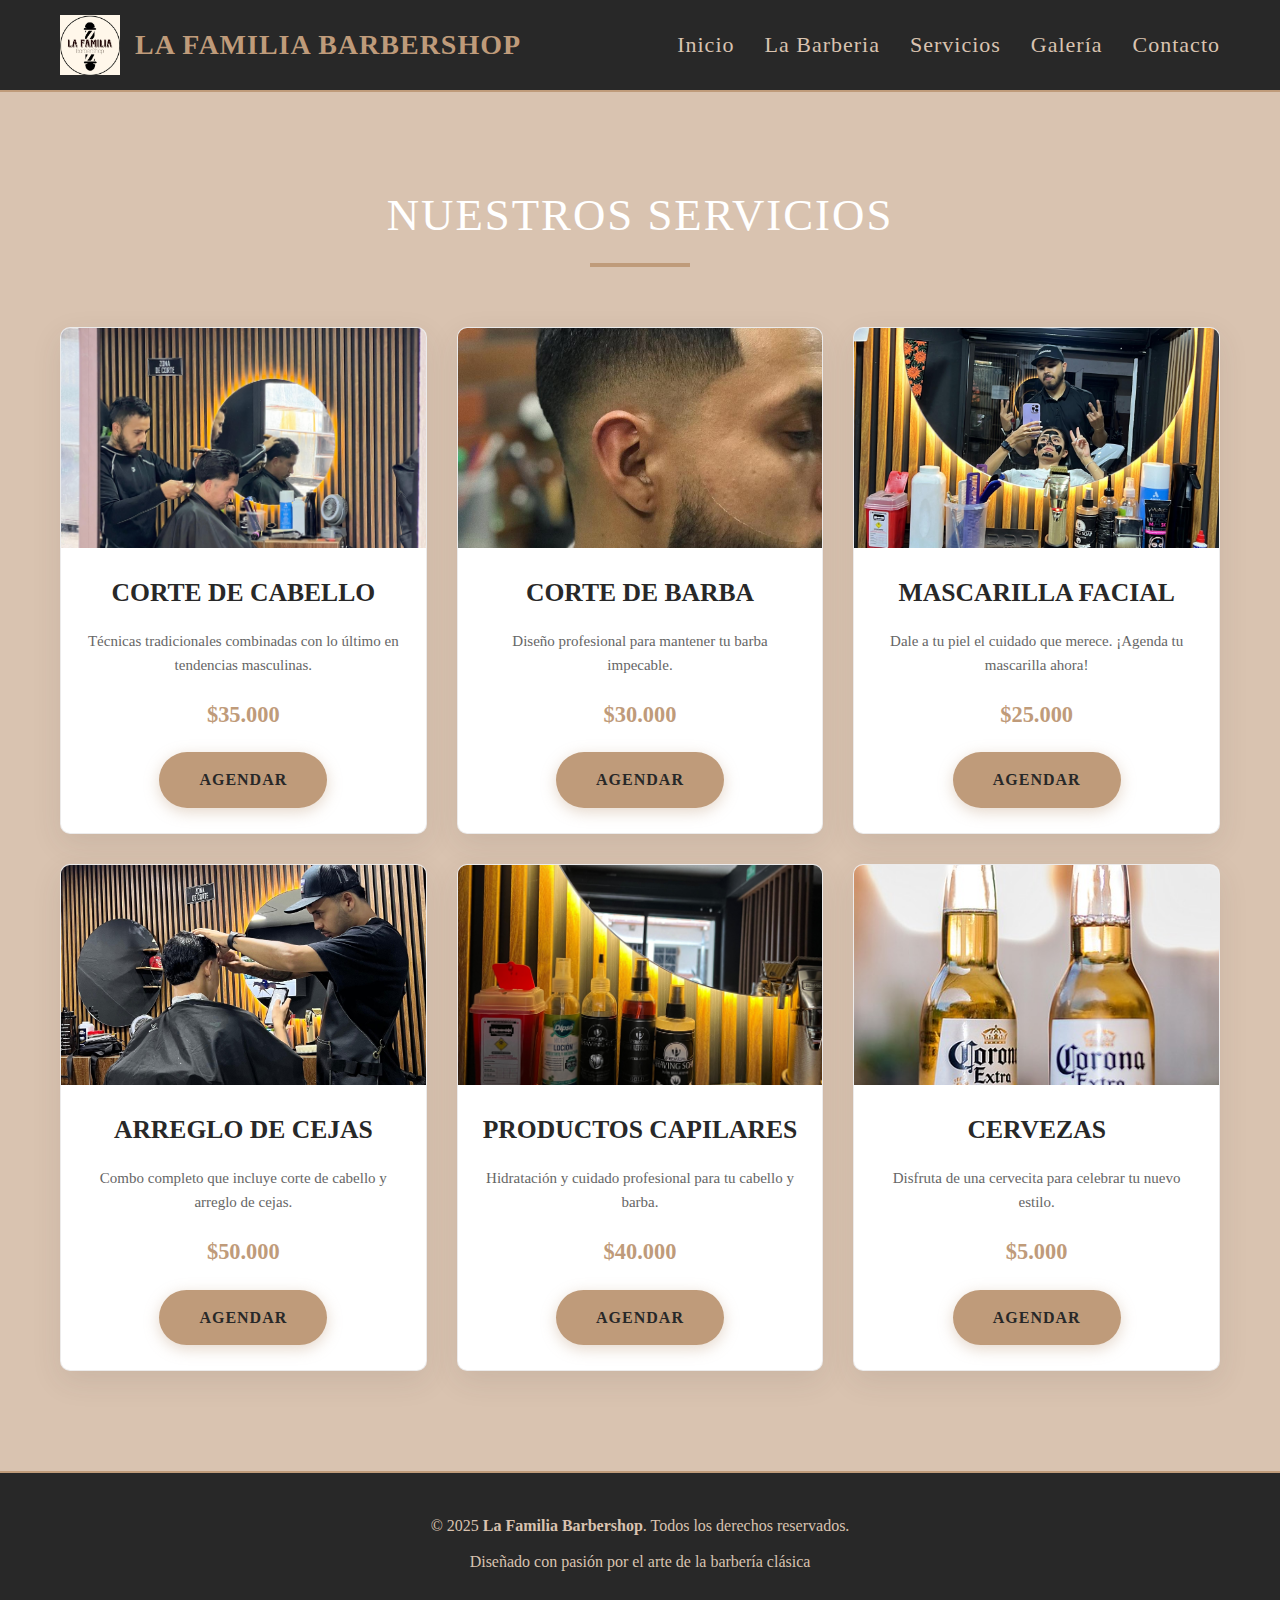
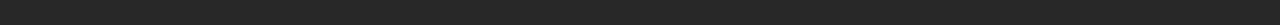
<file: servicios.html>
<!DOCTYPE html>
<html lang="es">
<head>
    <meta charset="UTF-8">
    <meta name="viewport" content="width=device-width, initial-scale=1.0">
    <title>La Familia Barbershop - Tradición y Estilo</title>
    <link rel="stylesheet" href="CSS/style.css">
</head>
<body>
    <!-- Header -->
    <header>
        <div class="container header-container">
            <div class="logo">
                <img src="IMG/logo.jpg" alt="Logo La Familia Barbershop">
                <h1>La Familia Barbershop</h1>
            </div>
            <nav>
                <ul>
                    <li><a href="Index.html">Inicio</a></li>
                    <li><a href="Labarberia.html">La Barberia</a></li>
                    <li><a href="Servicios.html">Servicios</a></li>
                    <li><a href="Galeria.html">Galería</a></li>
                    <li><a href="#contacto">Contacto</a></li>
                    
                </ul>
            </nav>
        </div>
    </header>


    <!-- Servicios - Ahora con 5 servicios -->
    <section class="services" id="servicios">
        <div class="container">
            <div class="section-title">
                <h2>Nuestros Servicios</h2>
            </div>
            <div class="services-grid">
                <!-- Servicio 1 -->
                <div class="service-card">
                    <div class="service-img">
                        <img src="IMG/cortecabello.jpg" alt="Corte clásico">
                    </div>
                    <div class="service-info">
                        <h3>Corte de Cabello</h3>
                        <p>Técnicas tradicionales combinadas con lo último en tendencias masculinas.</p>
                        <span class="price">$35.000</span>
                        <a href="https://wa.me/3173036770" class="btn">Agendar</a>
                    </div>
                </div>
                
                <!-- Servicio 2 -->
                <div class="service-card">
                    <div class="service-img">
                        <img src="IMG/barba.jpg" alt="Afeitado tradicional">
                    </div>
                    <div class="service-info">
                        <h3>Corte de Barba</h3>
                        <p>Diseño profesional para mantener tu barba impecable.</p>
                        <span class="price">$30.000</span>
                        <a href="https://wa.me/3173036770" class="btn">Agendar</a>
                    </div>
                </div>
                
                <!-- Servicio 3 -->
                <div class="service-card">
                    <div class="service-img">
                        <img src="IMG/mascarilla.jpg" alt="Arreglo de barba">
                    </div>
                    <div class="service-info">
                        <h3>Mascarilla Facial</h3>
                        <p>Dale a tu piel el cuidado que merece. ¡Agenda tu mascarilla ahora!</p>
                        <span class="price">$25.000</span>
                        <a href="https://wa.me/3173036770" class="btn">Agendar</a>
                    </div>
                </div>
                
                <!-- Servicio 4 -->
                <div class="service-card">
                    <div class="service-img">
                        <img src="IMG/cejas.jpg" alt="Corte y barba">
                    </div>
                    <div class="service-info">
                        <h3>Arreglo de Cejas</h3>
                        <p>Combo completo que incluye corte de cabello y arreglo de cejas.</p>
                        <span class="price">$50.000</span>
                        <a href="https://wa.me/3173036770" class="btn">Agendar</a>
                    </div>
                </div>
                
                <!-- Servicio 5 -->
                <div class="service-card">
                    <div class="service-img">
                        <img src="IMG/productos.jpg" alt="Tratamiento capilar">
                    </div>
                    <div class="service-info">
                        <h3>Productos Capilares</h3>
                        <p>Hidratación y cuidado profesional para tu cabello y barba.</p>
                        <span class="price">$40.000</span>
                        <a href="https://wa.me/3173036770" class="btn">Agendar</a>
                    </div>
                    </div>

                    <!-- Servicio 6 -->
                 
                <div class="service-card">
                    <div class="service-img">
                        <img src="IMG/cerveza.jpg" alt="Tratamiento capilar">
                    </div>
                    <div class="service-info">
                        <h3>cervezas</h3>
                        <p>Disfruta de una cervecita para celebrar tu nuevo estilo.</p>
                        <span class="price">$5.000</span>
                        <a href="https://wa.me/3173036770" class="btn">Agendar</a>
                    </div>
                    
                </div>
            </div>
        </div>
    </section>

    

    <!-- Footer -->
    <footer>
        <div class="container">
            <p>&copy; 2025 <strong>La Familia Barbershop</strong>. Todos los derechos reservados.</p>
            <p>Diseñado con pasión por el arte de la barbería clásica</p>
        </div>
    </footer>
</body>
</html>
</file>
<file: CSS/style.css>
:root {
            --color-oscuro: #282828;     /* Fondo header/footer */
            --color-medio: #403E3F;      /* Acentos oscuros */
            --color-dorado: #BF9B7A;     /* Destacados, botones */
            --color-beige: #D9C3B0;      /* Textos claros */
            --color-gris: #3B393A;       /* Fondos secundarios */
        }
        
        /* Reset y estilos generales */
        * {
            margin: 0;
            padding: 0;
            box-sizing: border-box;
            font-family: "Rye", serif;
        }
        
        body {
            background-color: #f9f9f9;
            color: var(--color-oscuro);
            line-height: 1.6;
        }
        
        .container {
            max-width: 1200px;
            margin: 0 auto;
            padding: 0 20px;
        }
        
        /* Header estilo barbería */
        header {
            background-color: var(--color-oscuro);
            padding: 15px 0;
            position: fixed;
            width: 100%;
            top: 0;
            z-index: 1000;
            border-bottom: 2px solid var(--color-dorado);
        }
        
        .header-container {
            display: flex;
            justify-content: space-between;
            align-items: center;
        }
        
        .logo {
            display: flex;
            align-items: center;
        }
        
        .logo img {
            height: 60px;
            margin-right: 15px;
        }
        
        .logo h1 {
            color: var(--color-dorado);
            font-size: 28px;
            font-weight: 700;
            letter-spacing: 1px;
            text-transform: uppercase;
        }
        
        nav ul {
            display: flex;
            list-style: none;
        }
        
        nav ul li {
            margin-left: 30px;
            position: relative;
        }
        
        nav ul li a {
            color: var(--color-beige);
            text-decoration: none;
            font-weight: 500;
            font-size: 22px;
            transition: color 0.3s;
            letter-spacing: 1px;
        }
        
        nav ul li a:hover {
            color: var(--color-dorado);
        }
        
        nav ul li::after {
            content: '';
            position: absolute;
            bottom: -5px;
            left: 0;
            width: 0;
            height: 2px;
            background-color: var(--color-dorado);
            transition: width 0.3s;
        }
        
        nav ul li:hover::after {
            width: 100%;
        }
        
        /* Hero Section con video de fondo */
        .hero {
            height: 100vh;
            display: flex;
            align-items: center;
            text-align: center;
            position: relative;
            margin-top: 80px;
            overflow: hidden;
        }
        
        .hero-video {
            position: absolute;
            top: 0;
            left: 0;
            width: 100%;
            height: 100%;
            object-fit: cover;
            z-index: 0;
        }
        
        .hero-overlay {
            position: absolute;
            top: 0;
            left: 0;
            width: 100%;
            height: 100%;
            background-color: rgba(40, 40, 40, 0.7);
            z-index: 1;
        }
        
        .hero-content {
            position: relative;
            z-index: 2;
            width: 100%;
            color: white;
            padding: 0 20px;
        }
        
        .hero-content h2 {
            font-size: 4rem;
            margin-bottom: 25px;
            color: var(--color-dorado);
            text-transform: uppercase;
            letter-spacing: 3px;
            text-shadow: 2px 2px 8px rgba(0, 0, 0, 0.8);
            animation: fadeInDown 1s ease-out;
        }
        
        .hero-content p {
            font-size: 1.5rem;
            max-width: 800px;
            margin: 0 auto 40px;
            color: var(--color-beige);
            text-shadow: 1px 1px 4px rgba(0, 0, 0, 0.6);
            animation: fadeInUp 1s ease-out 0.3s both;
        }
        
        .btn {
            display: inline-block;
            background-color: var(--color-dorado);
            color: var(--color-oscuro);
            padding: 15px 40px;
            border-radius: 30px;
            text-decoration: none;
            font-weight: 700;
            transition: all 0.3s;
            border: none;
            cursor: pointer;
            text-transform: uppercase;
            letter-spacing: 1px;
            font-size: 16px;
            box-shadow: 0 4px 15px rgba(191, 155, 122, 0.4);
            animation: fadeIn 1s ease-out 0.6s both;
        }
        
        .btn:hover {
            background-color: var(--color-beige);
            transform: translateY(-5px);
            box-shadow: 0 10px 25px rgba(191, 155, 122, 0.6);
        }
        
        /* Sección de Servicios */
        .services {
            padding: 100px 0;
            background-color: var(--color-beige);
        }
        
        .section-title {
            text-align: center;
            margin-bottom: 60px;
        }
        
        .section-title h2 {
            font-size: 2.8rem;
            color: var(--color-oscuro);
            position: relative;
            display: inline-block;
            padding-bottom: 15px;
            text-transform: uppercase;
            letter-spacing: 2px;
        }
        
        .section-title h2::after {
            content: '';
            position: absolute;
            bottom: 0;
            left: 50%;
            transform: translateX(-50%);
            width: 100px;
            height: 4px;
            background-color: var(--color-dorado);
        }
        
        .services-grid {
            display: grid;
            grid-template-columns: repeat(auto-fit, minmax(300px, 1fr));
            gap: 30px;
        }
        
        .service-card {
            background-color: white;
            border-radius: 10px;
            overflow: hidden;
            box-shadow: 0 10px 30px rgba(64, 62, 63, 0.1);
            transition: transform 0.4s, box-shadow 0.4s;
            border: 1px solid rgba(64, 62, 63, 0.1);
        }
        
        .service-card:hover {
            transform: translateY(-10px);
            box-shadow: 0 15px 40px rgba(64, 62, 63, 0.2);
        }
        
        .service-img {
            height: 220px;
            overflow: hidden;
            
        }
        
        .service-img img {
            width: 100%;
            height: 100%;
            object-fit: cover;
            transition: transform 0.5s;
        }
        
        .service-card:hover .service-img img {
            transform: scale(1.1);
        }
        
        .service-info {
            padding: 25px;
            text-align: center;
        }
        
        .service-info h3 {
            font-size: 1.6rem;
            margin-bottom: 15px;
            color: var(--color-oscuro);
            text-transform: uppercase;
        }
        
        .service-info p {
            color: #666;
            margin-bottom: 20px;
            font-size: 15px;
        }
        
        .service-info .price {
            font-size: 1.4rem;
            font-weight: 700;
            color: var(--color-dorado);
            display: block;
            margin-bottom: 20px;
        }
        
        /* Galería */
        .gallery {
            padding: 100px 0;
            background-color: white;
        }
        
        .gallery-grid {
            display: grid;
            grid-template-columns: repeat(auto-fit, minmax(250px, 1fr));
            gap: 20px;
        }
        
        .gallery-item {
            height: 250px;
            overflow: hidden;
            border-radius: 8px;
            position: relative;
            box-shadow: 0 5px 15px rgba(0, 0, 0, 0.1);
            transition: transform 0.3s;
        }
        
        .gallery-item:hover {
            transform: scale(1.05);
            z-index: 1;
        }
        
        .gallery-item img {
            width: 100%;
            height: 100%;
            object-fit: cover;
            transition: transform 0.5s;
        }
        
        .gallery-item:hover img {
            transform: scale(1.1);
        }
        
        /* Sección de Contacto */
        .contact {
            padding: 100px 0;
            background-color: var(--color-gris);
        }
        
        .contact-container {
            display: grid;
            grid-template-columns: repeat(auto-fit, minmax(350px, 1fr));
            gap: 50px;
        }
        
        .contact-info h3 {
            font-size: 2rem;
            margin-bottom: 25px;
            color: var(--color-beige);
            text-transform: uppercase;
            letter-spacing: 1px;
        }
        
        .contact-info p {
            margin-bottom: 20px;
            color: var(--color-beige);
            font-size: 16px;
            display: flex;
            align-items: center;
        }
        
        .contact-info i {
            margin-right: 15px;
            color: var(--color-dorado);
            font-size: 20px;
            width: 25px;
        }
        
        .social-links {
            margin-top: 30px;
        }
        
        .social-links a {
            display: inline-flex;
            align-items: center;
            justify-content: center;
            margin-right: 15px;
            background-color: var(--color-dorado);
            color: var(--color-oscuro);
            width: 45px;
            height: 45px;
            border-radius: 50%;
            font-size: 1.2rem;
            transition: all 0.3s;
            text-decoration: none;
        }
        
        .social-links a:hover {
            background-color: var(--color-beige);
            color: var(--color-oscuro);
            transform: translateY(-5px);
        }
        .social-links img{
            width: 40px;

        }
        
        .map {
            height: 300px;
            border-radius: 10px;
            overflow: hidden;
            margin-top: 30px;
            box-shadow: 0 5px 20px rgba(0, 0, 0, 0.1);
            border: 5px solid var(--color-medio);
        }
        
        .map iframe {
            width: 100%;
            height: 100%;
            border: none;
        }
        
        .contact-form {
            background-color: var(--color-medio);
            padding: 40px;
            border-radius: 10px;
            box-shadow: 0 10px 30px rgba(0, 0, 0, 0.2);
        }
        
        .contact-form h3 {
            font-size: 2rem;
            margin-bottom: 25px;
            color: var(--color-beige);
            text-transform: uppercase;
            letter-spacing: 1px;
        }
        
        .form-group {
            margin-bottom: 25px;
        }
        
        .form-group label {
            display: block;
            margin-bottom: 8px;
            font-weight: 600;
            color: var(--color-beige);
            font-size: 16px;
        }
        
        .form-group input,
        .form-group textarea {
            width: 100%;
            padding: 15px;
            border: 1px solid var(--color-gris);
            border-radius: 5px;
            font-size: 16px;
            transition: border 0.3s;
            background-color: rgba(255, 255, 255, 0.9);
        }
        
        .form-group input:focus,
        .form-group textarea:focus {
            border-color: var(--color-dorado);
            outline: none;
            background-color: white;
        }
        
        .form-group textarea {
            height: 150px;
            resize: vertical;
        }
        
        /* Footer */
        footer {
            background-color: var(--color-oscuro);
            color: var(--color-beige);
            padding: 40px 0;
            text-align: center;
            border-top: 2px solid var(--color-dorado);
        }
        
        footer p {
            margin-bottom: 10px;
            font-size: 16px;
        }
        
        footer a {
            color: var(--color-dorado);
            text-decoration: none;
            transition: color 0.3s;
        }
        
        footer a:hover {
            color: var(--color-beige);
        }
        
        /* Animaciones */
        @keyframes fadeInDown {
            from {
                opacity: 0;
                transform: translateY(-50px);
            }
            to {
                opacity: 1;
                transform: translateY(0);
            }
        }
        
        @keyframes fadeInUp {
            from {
                opacity: 0;
                transform: translateY(50px);
            }
            to {
                opacity: 1;
                transform: translateY(0);
            }
        }
        
        @keyframes fadeIn {
            from {
                opacity: 0;
            }
            to {
                opacity: 1;
            }
        }
        
        /* Responsive */
        @media (max-width: 992px) {
            .hero-content h2 {
                font-size: 3rem;
            }
            
            .hero-content p {
                font-size: 1.3rem;
            }
            
            .services-grid {
                grid-template-columns: repeat(auto-fit, minmax(250px, 1fr));
            }
        }
        
        @media (max-width: 768px) {
            .header-container {
                flex-direction: column;
                text-align: center;
            }
            
            .logo {
                margin-bottom: 20px;
                justify-content: center;
            }
            
            nav ul {
                flex-wrap: wrap;
                justify-content: center;
            }
            
            nav ul li {
                margin: 0 15px 10px;
            }
            
            .hero-content h2 {
                font-size: 2.5rem;
            }
            
            .hero-content p {
                font-size: 1.1rem;
                padding: 0 10px;
            }
            
            .contact-container {
                grid-template-columns: 1fr;
            }
        }
    /*ESTILOS LABARBERIA

     /* Secciones comunes */
        section {
            padding: 100px 0;
        }
        
        .section-title {
            text-align: center;
            margin-bottom: 60px;
            margin-top: 80px; /* Para compensar el header fijo */
        }
        
        .section-title h2 {
            font-family: "Rye", serif;
            font-size: clamp(2rem, 4vw, 2.8rem);
            color: white;
            position: relative;
            display: inline-block;
            padding-bottom: 15px;
            text-transform: uppercase;
            letter-spacing: 2px;
            font-weight: 400;
        }
        
        .section-title h2::after {
            content: '';
            position: absolute;
            bottom: 0;
            left: 50%;
            transform: translateX(-50%);
            width: 100px;
            height: 4px;
            background-color: var(--color-dorado);
        }
        
        /* Sección Historia - Mejorada */
      .historia {
        background-image: url("../IMG/productos.jpg");
        background-repeat: no-repeat;
        background-size: cover;
        background-position: center;
        background-color: rgba(0, 0, 0, 0.3); /* Fondo oscuro semitransparente */
        background-blend-mode: multiply; /* Mezcla para oscurecer la imagen */
        min-height: 100vh;
        padding: 20px;
        color: white; /* Texto blanco para mejor contraste */
}

.historia-content {
    background-color: rgba(255, 255, 255, 0.9);
    /* resto del código igual */
}

        
        .historia::before {
            content: '';
            position: absolute;
            top: 0;
            left: 0;
            width: 100%;
            height: 100%;
            background: url('IMG/barber-pattern.png') repeat;
            opacity: 0.05;
            z-index: 0;
        }
        
        .historia-content {
            max-width: 800px;
            margin: 0 auto;
            text-align: center;
            position: relative;
            z-index: 1;
            padding: 40px;
            background-color: rgba(255,255,255,0.9);
            border-radius: 10px;
            box-shadow: 0 10px 30px rgba(0,0,0,0.1);
            border-top: 3px solid var(--color-dorado);
      
        }
        .historia-content p {
            font-size: 1.2rem;
            margin-bottom: 25px;
            line-height: 1.8;
            color: var(--color-medio);
        }
        
        .historia-content .firma {
            margin-top: 30px;
            font-style: italic;
            color: var(--color-dorado);
            font-weight: 600;
        }
        
        /* Sección Misión y Visión - Mejorada */
        .mision-vision {
            background: linear-gradient(135deg, var(--color-beige) 0%, #e8d5c0 100%);
            position: relative;
        }
        
        .mision-vision::after {
            content: '';
            position: absolute;
            bottom: 0;
            left: 0;
            width: 100%;
            height: 20px;
            background: url('IMG/wave-pattern.png') repeat-x;
            
        }
        
        .mv-container {
            display: flex;
            flex-wrap: wrap;
            gap: 40px;
            justify-content: center;
        }
        
        .mv-box {
            flex: 1;
            min-width: 300px;
            background: white;
            padding: 40px 30px;
            border-radius: 8px;
            box-shadow: 0 10px 30px rgba(0, 0, 0, 0.1);
            transition: var(--transition);
            position: relative;
            overflow: hidden;
            border-bottom: 4px solid var(--color-dorado);
        }
        
        .mv-box::before {
            content: '';
            position: absolute;
            top: 0;
            left: 0;
            width: 100%;
            height: 5px;
            background: var(--color-dorado);
        }
        
        .mv-box:hover {
            transform: translateY(-10px);
            box-shadow: 0 15px 35px rgba(0, 0, 0, 0.15);
        }
        
        .mv-box h3 {
            font-family:"Rye", serif;
            color: var(--color-dorado);
            font-size: 2rem;
            margin-bottom: 25px;
            text-align: center;
            text-transform: uppercase;
            font-weight: 400;
            position: relative;
            padding-bottom: 15px;
        }
        
        .mv-box h3::after {
            content: '';
            position: absolute;
            bottom: 0;
            left: 50%;
            transform: translateX(-50%);
            width: 60px;
            height: 2px;
            background-color: var(--color-medio);
            opacity: 0.3;
        }
        
        .mv-box p {
            font-size: 1.1rem;
            line-height: 1.8;
            color: var(--color-medio);
            margin-bottom: 20px;
        }
        
        .valores {
            margin-top: 40px;
            padding-top: 20px;
            border-top: 1px dashed var(--color-dorado);
        }
        
        .valores h4 {
            font-size: 1.3rem;
            margin-bottom: 20px;
            text-align: center;
            color: var(--color-oscuro);
            font-weight: 500;
        }
        
        .valores ul {
            list-style: none;
            display: flex;
            flex-wrap: wrap;
            justify-content: center;
            gap: 15px;
        }
        
        .valores li {
            background: var(--color-dorado);
            color: white;
            padding: 10px 25px;
            border-radius: 30px;
            font-weight: 600;
            font-size: 0.95rem;
            box-shadow: 0 4px 8px rgba(0,0,0,0.1);
            transition: var(--transition);
        }
        
        .valores li:hover {
            transform: translateY(-3px);
            box-shadow: 0 6px 12px rgba(0,0,0,0.15);
        }
        
        /* Carousel Bootstrap Personalizado - Mejorado */
    
/* Mejoras para la galería */
.gallery-item {
    position: relative;
    height: 250px;
    overflow: hidden;
    border-radius: 8px;
    box-shadow: 0 5px 15px rgba(0, 0, 0, 0.1);
    transition: transform 0.3s;
}

.gallery-item:hover {
    transform: scale(1.03);
    z-index: 1;
}

.gallery-item img {
    width: 100%;
    height: 100%;
    object-fit: cover;
    transition: transform 0.5s;
}

.gallery-item:hover img {
    transform: scale(1.1);
}

.gallery-overlay {
    position: absolute;
    bottom: 0;
    left: 0;
    right: 0;
    background: linear-gradient(to top, rgba(0,0,0,0.8), transparent);
    padding: 20px;
    color: white;
    transform: translateY(100%);
    transition: transform 0.3s;
}

.gallery-item:hover .gallery-overlay {
    transform: translateY(0);
}

/* Responsive */
@media (max-width: 992px) {
    .slider {
        height: 500px;
    }
    
    .slide-caption {
        bottom: 30px;
        left: 30px;
        max-width: 400px;
    }
    
    .slide-caption h3 {
        font-size: 2rem;
    }
}

@media (max-width: 768px) {
    .slider {
        height: 400px;
    }
    
    .slide-caption {
        bottom: 20px;
        left: 20px;
        padding: 15px;
        max-width: 300px;
    }
    
    .slide-caption h3 {
        font-size: 1.5rem;
    }
    
    .slide-caption p {
        font-size: 1rem;
    }
    
    .slider-btn {
        width: 40px;
        height: 40px;
        font-size: 1.2rem;
    }
}

@media (max-width: 576px) {
    .slider {
        height: 300px;
    }
    
    .slide-caption {
        bottom: 10px;
        left: 10px;
        padding: 10px;
        max-width: 80%;
    }
    
    .slide-caption h3 {
        font-size: 1.2rem;
    }
    
    .gallery-item {
        height: 200px;
    }
}

/* Estilos para la sección del Banner */
/* Banner Section */
.banner-section {
    position: relative;
    padding: 100px 0;
    background-color: var(--color-oscuro);
    overflow: hidden;
    margin-top: 80px; /* Para compensar el header fijo */
}

.banner-section::before {
    content: '';
    position: absolute;
    top: 0;
    left: 0;
    width: 100%;
    height: 100%;
    background: url('IMG/barber-pattern.png') repeat;
    opacity: 0.05;
    z-index: 0;
}

.banner-section .section-title h2 {
    color: var(--color-dorado);
    text-shadow: 2px 2px 4px rgba(0, 0, 0, 0.5);
    margin-bottom: 30px;
}

.banner-img {
    max-height: 800px;
    width: auto;
    border-radius: 10px;
    box-shadow: 0 15px 40px rgba(0, 0, 0, 0.3);
    border: 5px solid var(--color-dorado);
    transition: transform 0.5s ease, box-shadow 0.5s ease;
    position: relative;
    z-index: 1;
}

.banner-img:hover {
    transform: scale(1.02);
    box-shadow: 0 20px 50px rgba(0, 0, 0, 0.4);
}

/* Efecto de marco vintage */
.banner-container {
    position: relative;
    padding: 20px;
}

.banner-container::after {
    content: '';
    position: absolute;
    top: 10px;
    left: 10px;
    right: 10px;
    bottom: 10px;
    border: 2px dashed var(--color-beige);
    border-radius: 5px;
    pointer-events: none;
    opacity: 0.5;
    z-index: 2;
}

/* Responsive */
@media (max-width: 992px) {
    .banner-img {
        max-height: 500px;
    }
    
    .banner-section {
        padding: 80px 0;
    }
}

@media (max-width: 768px) {
    .banner-img {
        max-height: 400px;
        max-width: 100%;
    }
    
    .banner-section .section-title h2 {
        font-size: 2.2rem;
    }
}

@media (max-width: 776px) {
    .banner-img {
        max-height: 300px;
    }
    
    .banner-section {
        padding: 60px 0;
    }
    
    .banner-section .section-title h2 {
        font-size: 1.8rem;
    }
}
/* ===== CARRUSEL CON IMÁGENES COMPLETAS ===== */
/* ===== CARRUSEL GRANDE CON IMÁGENES COMPLETAS ===== */
/* ===== CARRUSEL CON IMÁGENES COMPLETAS ===== */
.carousel-section {
    background-color: var(--color-oscuro);
    padding: 120px 0 60px; /* Aumentado el padding superior e inferior para más espacio */
    margin-top: 80px; /* Compensa el header fijo */
    position: relative;
}

.carousel-container {
    max-width: 1200px;
    margin: 0 auto;
    padding: 0 20px;
}

/* Ajustes para mostrar imágenes completas */
#carouselExampleCaptions {
    max-width: 100%;
    margin: 0 auto 60px; /* Aumentado el margen inferior para una mayor separación del banner */
    border: 3px solid var(--color-dorado);
    border-radius: 8px;
    overflow: hidden;
    box-shadow: 0 10px 30px rgba(0, 0, 0, 0.3);
}

.carousel-inner {
    height: auto; /* Altura flexible */
    max-height: 85vh; /* Aumentado significativamente para que sea más grande que el banner */
    display: flex;
    align-items: center; /* Centra verticalmente */
}

.carousel-item {
    text-align: center; /* Centra la imagen horizontalmente */
}

.carousel-item img {
    max-width: none; /* Elimina la limitación de ancho */
    width: 100%; /* La imagen ocupa todo el ancho del contenedor */
    max-height: 80vh; /* Aumentado para permitir imágenes más grandes */
    height: auto;
    margin: 0 auto; /* Centra la imagen */
    object-fit: cover; /* La imagen cubre el contenedor, recortando si es necesario */
}

/* ===== BANNER CENTRAL CON IMAGEN DE FONDO ===== */
.banner-mid-section {
    background-image: url('../IMG/productos.jpg'); /* Reemplaza con tu imagen */
    background-size: cover;
    background-position: center;
    background-repeat: no-repeat;
    padding: 60px 0; /* Reducido el padding vertical para hacerlo más angosto */
    margin: 60px 0; /* ¡Aumentado el margen superior para mayor separación del carrusel! */
    position: relative;
    text-align: center;
}

/* Capa oscura semitransparente para mejor legibilidad */
.banner-mid-section::before {
    content: '';
    position: absolute;
    top: 0;
    left: 0;
    width: 100%;
    height: 100%;
    background-color: rgba(40, 40, 40, 0.6);
    z-index: 1;
}

.banner-mid-content {
    position: relative;
    z-index: 2;
    max-width: 80%;
    margin: 0 auto;
    padding: 40px;
    background-color: rgba(0, 0, 0, 0.5);
    border-radius: 8px;
    border-top: 3px solid var(--color-dorado);
}

.banner-mid-content h2 {
    font-size: 2.5rem;
    color: var(--color-dorado);
    margin-bottom: 20px;
    text-transform: uppercase;
}

.banner-mid-content p {
    font-size: 1.2rem;
    color: var(--color-beige);
    margin-bottom: 25px;
    max-width: 700px;
    margin-left: auto;
    margin-right: auto;
}

/* ===== MEDIA QUERIES ===== */
@media (max-width: 992px) {
    .carousel-item img {
        max-height: 70vh; /* Ajuste para pantallas medianas */
    }

    .banner-mid-content {
        max-width: 90%;
        padding: 30px;
    }
}

@media (max-width: 768px) {
    .carousel-section {
        padding: 100px 0 40px; /* Ajustado padding */
    }

    .carousel-item img {
        max-height: 60vh; /* Ajuste para tablets */
    }

    .banner-mid-section {
        padding: 50px 0; /* Ajustado padding */
        margin: 50px 0; /* Ajustado margen */
    }

    .banner-mid-content h2 {
        font-size: 2rem;
    }

    .banner-mid-content p {
        font-size: 1rem;
    }
}

@media (max-width: 576px) {
    .carousel-item img {
        max-height: 50vh; /* Ajuste para móviles */
    }

    .banner-mid-section {
        padding: 40px 0; /* Ajustado padding */
        margin: 40px 0; /* Ajustado margen */
    }

    .banner-mid-content {
        padding: 20px;
    }

    .banner-mid-content h2 {
        font-size: 1.8rem;
    }
}
</file>
